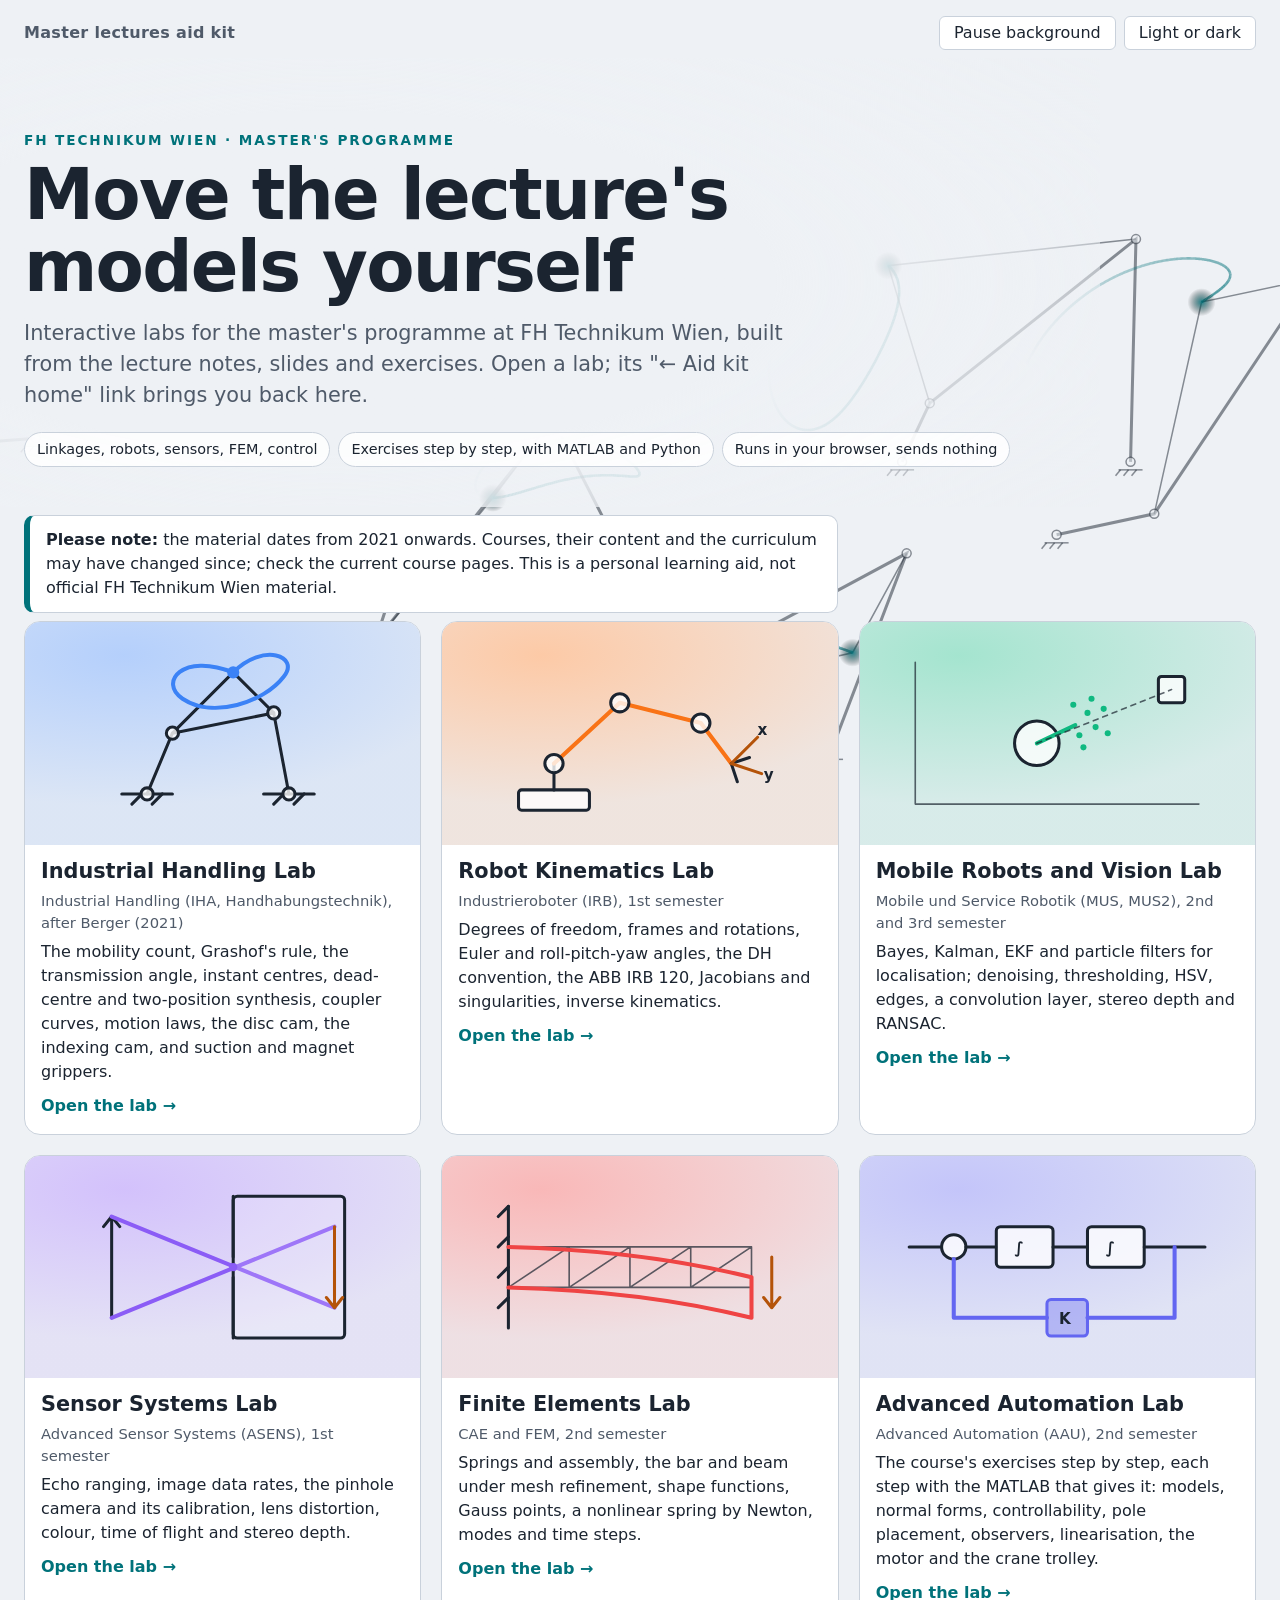
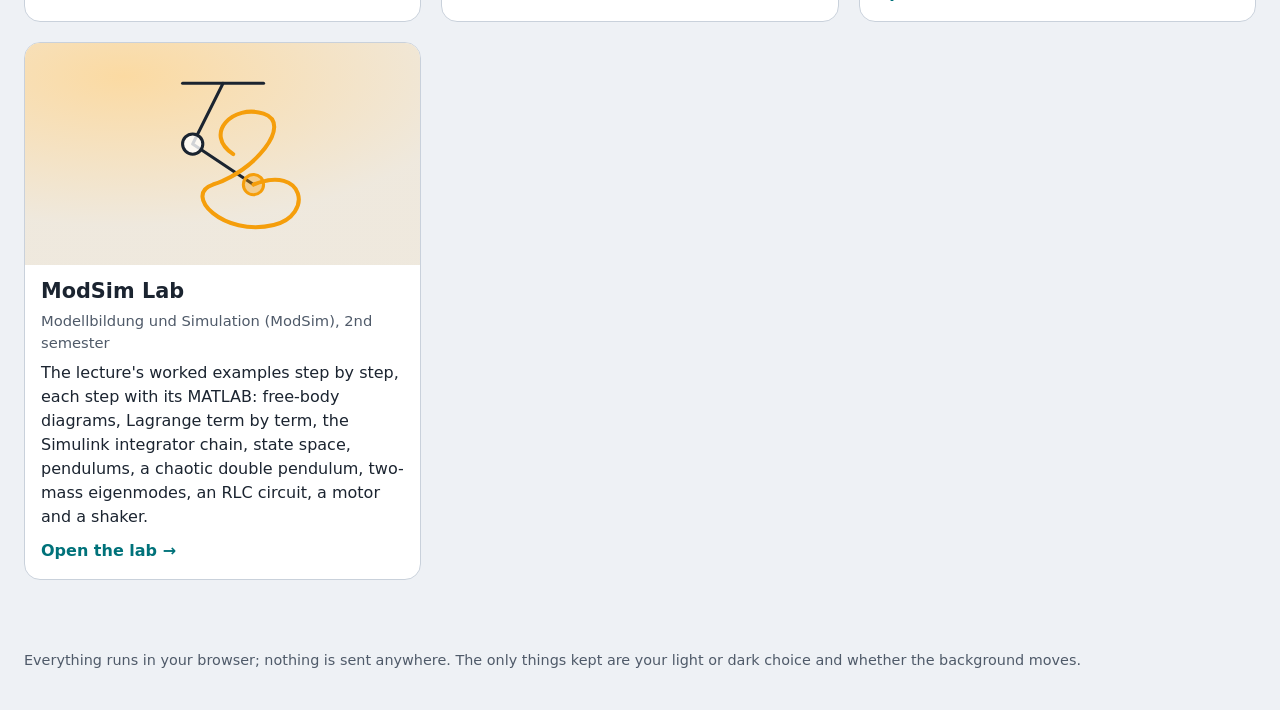
<file: index.html>
<!doctype html>
<html lang="en">
<head>
<meta charset="utf-8">
<meta name="viewport" content="width=device-width, initial-scale=1">
<title>Master lectures aid kit</title>
<meta name="description" content="Interactive labs for the FH Technikum Wien master's lectures: industrial handling, robot kinematics, mobile robots and vision, sensor systems, and finite elements.">
<script>
  // Before the page draws, so a chosen theme never flashes the other one.
  try { const t = localStorage.getItem("theme"); if (t) document.documentElement.dataset.theme = t; } catch {}
</script>
<link rel="stylesheet" href="kit/style.css">
<style>
  /* Each course's colour, for its card's glow and its drawing's key line. */
  [data-course=handling] { --frame: #3B82F6; }
  [data-course=robotics] { --frame: #F97316; }
  [data-course=mobile] { --frame: #10B981; }
  [data-course=sensors] { --frame: #8B5CF6; }
  [data-course=fem] { --frame: #EF4444; }
  [data-course=automation] { --frame: #6366F1; }
  [data-course=modsim] { --frame: #F59E0B; }
  .note { margin: 0 0 8px; padding: 12px 16px; border-radius: 10px; background: var(--panel); border: 1px solid var(--line); border-left: 6px solid var(--accent); max-width: 80ch; }
  .top .brand { margin: 0; font-weight: 700; letter-spacing: .02em; }
</style>
</head>
<body>
<header class="top">
  <p class="brand">Master lectures aid kit</p>
  <div class="front-tools" id="tools"><button id="theme" type="button">Light or dark</button></div>
</header>
<section class="welcome" aria-labelledby="title">
  <p class="kicker">FH Technikum Wien · Master's programme</p>
  <h1 id="title">Move the lecture's models yourself</h1>
  <p class="tagline">Interactive labs for the master's programme at FH Technikum Wien, built from the lecture notes, slides and exercises. Open a lab; its "← Aid kit home" link brings you back here.</p>
  <ul class="facts">
    <li>Linkages, robots, sensors, FEM, control</li>
    <li>Exercises step by step, with MATLAB and Python</li>
    <li>Runs in your browser, sends nothing</li>
  </ul>
</section>
<main>
  <p class="note" role="note"><strong>Please note:</strong> the material dates from 2021 onwards. Courses, their content and the curriculum may have changed since; check the current course pages. This is a personal learning aid, not official FH Technikum Wien material.</p>
  <div class="doors">
    <a class="door" href="handling-lab/" data-course="handling">
      <span class="tile"><svg viewBox="0 0 320 180" role="img" aria-label="A four-bar linkage and the looped curve a point on its coupler draws">
        <path class="em" d="M60 150 H110 M200 150 H250"/><path class="em" d="M70 160 l10 -10 M90 160 l10 -10 M210 160 l10 -10 M230 160 l10 -10"/>
        <path class="em" d="M85 150 L110 90 L210 70 L225 150"/><path class="em" d="M110 90 L170 30 L210 70"/>
        <circle class="em fill" cx="85" cy="150" r="6"/><circle class="em fill" cx="225" cy="150" r="6"/><circle class="em fill" cx="110" cy="90" r="6"/><circle class="em fill" cx="210" cy="70" r="6"/>
        <path class="em key" d="M170 30 C120 10 96 40 120 56 C150 76 200 60 220 34 C236 14 200 0 170 30"/><circle class="em-dot" cx="170" cy="30" r="6"/>
      </svg></span>
      <span class="body">
        <h2>Industrial Handling Lab</h2>
        <p class="courses">Industrial Handling (IHA, Handhabungstechnik), after Berger (2021)</p>
        <p>The mobility count, Grashof's rule, the transmission angle, instant centres, dead-centre and two-position synthesis, coupler curves, motion laws, the disc cam, the indexing cam, and suction and magnet grippers.</p>
        <span class="go">Open the lab →</span>
      </span>
    </a>
    <a class="door" href="robotics-lab/" data-course="robotics">
      <span class="tile"><svg viewBox="0 0 320 180" role="img" aria-label="A robot arm with three joints and a coordinate frame at its tool">
        <rect class="em fill" x="40" y="146" width="70" height="20" rx="3"/><path class="em" d="M75 146 V120"/>
        <path class="em key" d="M75 120 L140 60 L220 80 L250 120"/>
        <circle class="em fill" cx="75" cy="120" r="9"/><circle class="em fill" cx="140" cy="60" r="9"/><circle class="em fill" cx="220" cy="80" r="9"/>
        <path class="em" d="M250 120 l18 -6 M250 120 l6 18"/><path class="em hot" d="M250 120 l26 -26 M250 120 l30 10"/>
        <text class="em-text" x="276" y="92">x</text><text class="em-text" x="282" y="136">y</text>
      </svg></span>
      <span class="body">
        <h2>Robot Kinematics Lab</h2>
        <p class="courses">Industrieroboter (IRB), 1st semester</p>
        <p>Degrees of freedom, frames and rotations, Euler and roll-pitch-yaw angles, the DH convention, the ABB IRB 120, Jacobians and singularities, inverse kinematics.</p>
        <span class="go">Open the lab →</span>
      </span>
    </a>
    <a class="door" href="mobile-robots-lab/" data-course="mobile">
      <span class="tile"><svg viewBox="0 0 320 180" role="img" aria-label="A mobile robot, its heading, and a cloud of particles guessing where it is">
        <path class="em thin" d="M20 160 H300 M20 20 V160"/><rect class="em fill" x="260" y="34" width="26" height="26" rx="3"/>
        <circle class="em fill" cx="140" cy="100" r="22"/><path class="em key" d="M140 100 L178 82"/>
        <g class="em-dot"><circle cx="190" cy="70" r="3"/><circle cx="198" cy="84" r="3"/><circle cx="182" cy="92" r="3"/><circle cx="206" cy="66" r="3"/>
        <circle cx="176" cy="62" r="3"/><circle cx="210" cy="90" r="3"/><circle cx="194" cy="56" r="3"/><circle cx="186" cy="104" r="3"/></g>
        <path class="em thin" d="M140 100 L273 47" stroke-dasharray="5 5"/>
      </svg></span>
      <span class="body">
        <h2>Mobile Robots and Vision Lab</h2>
        <p class="courses">Mobile und Service Robotik (MUS, MUS2), 2nd and 3rd semester</p>
        <p>Bayes, Kalman, EKF and particle filters for localisation; denoising, thresholding, HSV, edges, a convolution layer, stereo depth and RANSAC.</p>
        <span class="go">Open the lab →</span>
      </span>
    </a>
    <a class="door" href="sensors-lab/" data-course="sensors">
      <span class="tile"><svg viewBox="0 0 320 180" role="img" aria-label="A pinhole camera: rays from an upright object cross at the pinhole and form an upside-down image">
        <path class="em" d="M50 140 V40 M42 50 l8 -10 l8 10"/><path class="em" d="M170 20 V80 M170 100 V160"/>
        <path class="em key" d="M50 40 L270 130 M50 140 L270 50"/>
        <rect class="em fill" x="170" y="20" width="110" height="140" rx="4" fill-opacity=".2"/>
        <path class="em hot" d="M270 50 V130 M262 120 l8 10 l8 -10"/><circle class="em-dot" cx="170" cy="90" r="4"/>
      </svg></span>
      <span class="body">
        <h2>Sensor Systems Lab</h2>
        <p class="courses">Advanced Sensor Systems (ASENS), 1st semester</p>
        <p>Echo ranging, image data rates, the pinhole camera and its calibration, lens distortion, colour, time of flight and stereo depth.</p>
        <span class="go">Open the lab →</span>
      </span>
    </a>
    <a class="door" href="fem-lab/" data-course="fem">
      <span class="tile"><svg viewBox="0 0 320 180" role="img" aria-label="A beam meshed into triangles, bending under a load at its tip">
        <path class="em" d="M30 30 V150"/><path class="em" d="M20 40 l10 -10 M20 70 l10 -10 M20 100 l10 -10 M20 130 l10 -10"/>
        <path class="em thin" d="M30 70 H270 V110 H30 Z M90 70 V110 M150 70 V110 M210 70 V110 M30 110 L90 70 M90 110 L150 70 M150 110 L210 70 M210 110 L270 70"/>
        <path class="em key" d="M30 70 C110 72 190 80 270 100 M30 110 C110 112 190 120 270 140 M270 100 V140"/>
        <path class="em hot" d="M290 80 V130 M282 120 l8 10 l8 -10"/>
      </svg></span>
      <span class="body">
        <h2>Finite Elements Lab</h2>
        <p class="courses">CAE and FEM, 2nd semester</p>
        <p>Springs and assembly, the bar and beam under mesh refinement, shape functions, Gauss points, a nonlinear spring by Newton, modes and time steps.</p>
        <span class="go">Open the lab →</span>
      </span>
    </a>
    <a class="door" href="automation-lab/" data-course="automation">
      <span class="tile"><svg viewBox="0 0 320 180" role="img" aria-label="A state-space model: two integrators in a row and the state fed back through a gain">
        <path class="em" d="M14 70 H46"/><circle class="em fill" cx="58" cy="70" r="12"/><path class="em" d="M70 70 H100"/>
        <rect class="em fill" x="100" y="50" width="56" height="40" rx="4"/><text class="em-text" x="118" y="76">∫</text>
        <path class="em" d="M156 70 H190"/><rect class="em fill" x="190" y="50" width="56" height="40" rx="4"/><text class="em-text" x="208" y="76">∫</text>
        <path class="em" d="M246 70 H306"/><path class="em key" d="M276 70 V140 H190 M150 140 H58 V82"/>
        <rect class="em fill-key em" x="150" y="122" width="40" height="36" rx="4"/><text class="em-text" x="162" y="146">K</text>
      </svg></span>
      <span class="body">
        <h2>Advanced Automation Lab</h2>
        <p class="courses">Advanced Automation (AAU), 2nd semester</p>
        <p>The course's exercises step by step, each step with the MATLAB that gives it: models, normal forms, controllability, pole placement, observers, linearisation, the motor and the crane trolley.</p>
        <span class="go">Open the lab →</span>
      </span>
    </a>
    <a class="door" href="modsim-lab/" data-course="modsim">
      <span class="tile"><svg viewBox="0 0 320 180" role="img" aria-label="A double pendulum and the tangled path its lower bob traces">
        <path class="em" d="M120 20 H200"/><path class="em" d="M160 20 L130 80 L190 120"/>
        <circle class="em fill" cx="130" cy="80" r="10"/><circle class="em fill-key em" cx="190" cy="120" r="10"/>
        <path class="em key" d="M190 120 C240 100 250 150 210 160 C160 172 120 130 150 120 C190 108 230 60 200 50 C170 40 140 70 170 90"/>
      </svg></span>
      <span class="body">
        <h2>ModSim Lab</h2>
        <p class="courses">Modellbildung und Simulation (ModSim), 2nd semester</p>
        <p>The lecture's worked examples step by step, each step with its MATLAB: free-body diagrams, Lagrange term by term, the Simulink integrator chain, state space, pendulums, a chaotic double pendulum, two-mass eigenmodes, an RLC circuit, a motor and a shaker.</p>
        <span class="go">Open the lab →</span>
      </span>
    </a>
  </div>
</main>
<footer><p>Everything runs in your browser; nothing is sent anywhere. The only things kept are your light or dark choice and whether the background moves.</p></footer>
<script>
  document.querySelector("#theme").addEventListener("click", () => {
    const root = document.documentElement;
    const dark = root.dataset.theme ? root.dataset.theme === "dark" : matchMedia("(prefers-color-scheme: dark)").matches;
    root.dataset.theme = dark ? "light" : "dark";
    try { localStorage.setItem("theme", root.dataset.theme); } catch { /* private window: the choice lasts this visit */ }
  });
</script>
<script type="module">
  import { startBackdrop } from "./kit/ui/backdrop.js";
  startBackdrop({ scene: "linkage", seed: 2021, controls: document.querySelector("#tools") });
</script>
</body>
</html>
</file>
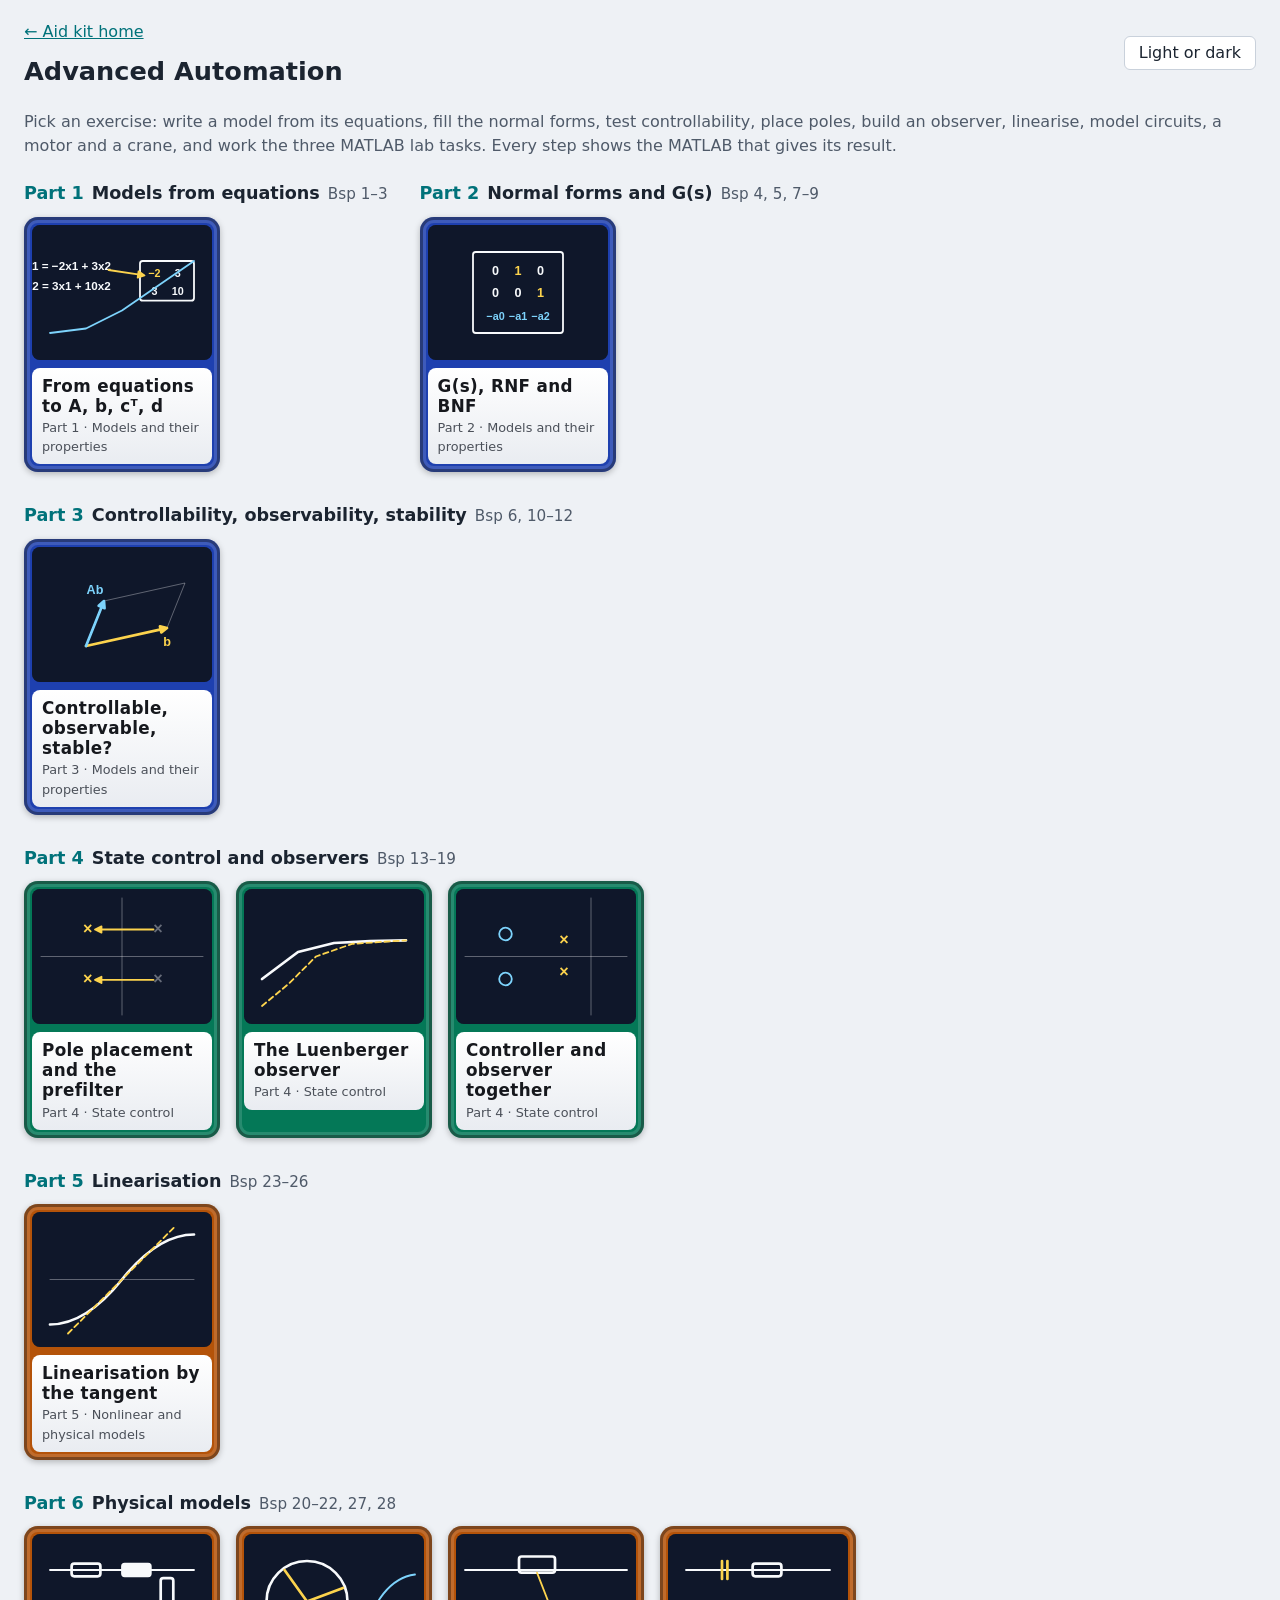
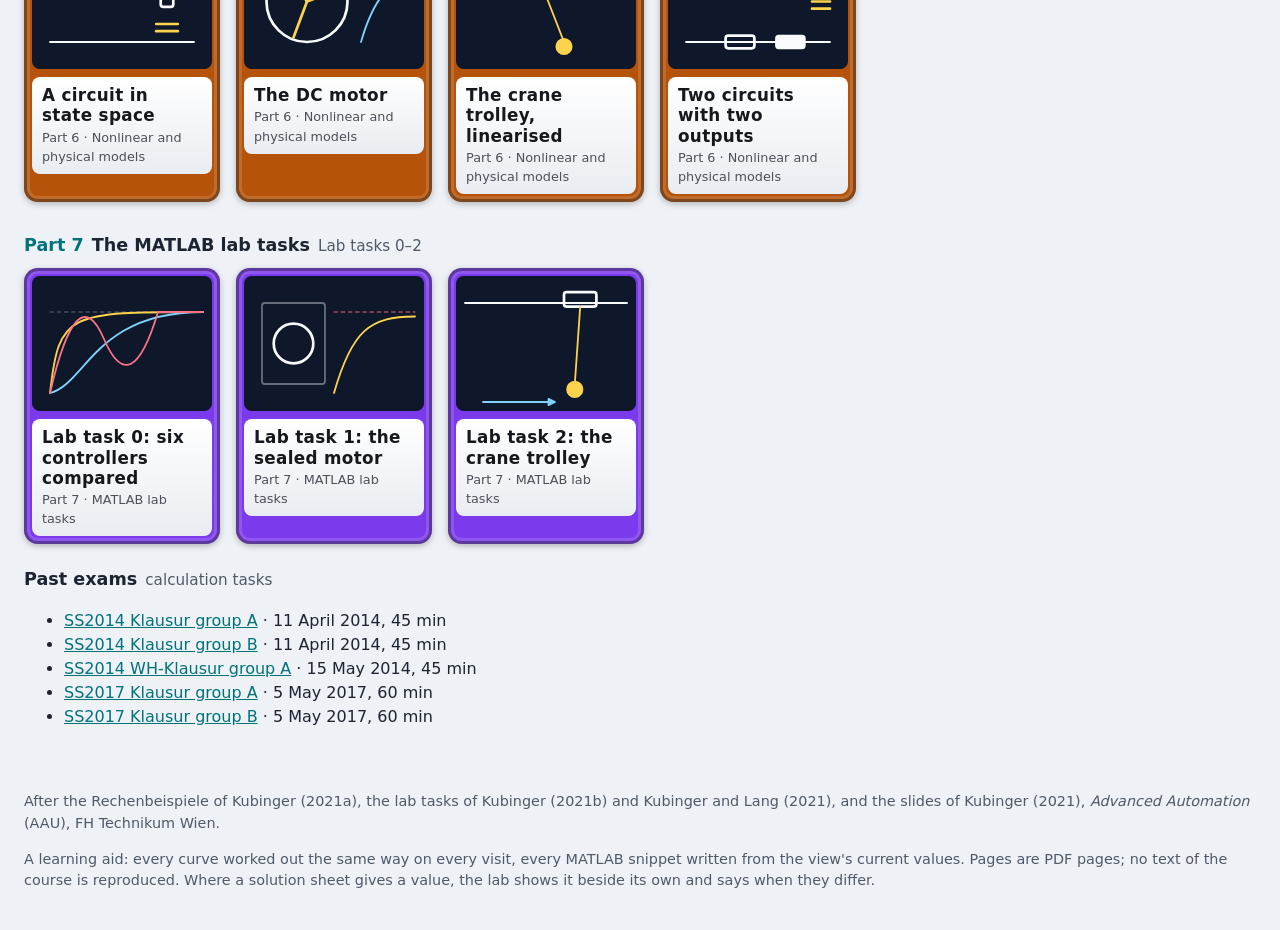
<file: automation-lab/index.html>
<!doctype html>
<html lang="en">
<head>
<meta charset="utf-8">
<meta name="viewport" content="width=device-width, initial-scale=1">
<title>Advanced Automation</title>
<meta name="description" content="The exercises of Advanced Automation animated step by step: state-space models, normal forms, controllability, pole placement, observers, linearisation, circuits, a motor, a crane, and the three MATLAB lab tasks, each step with the MATLAB that gives its result.">
<script>
  // Before the page draws, so a chosen theme never flashes the other one.
  try { const t = localStorage.getItem("theme"); if (t) document.documentElement.dataset.theme = t; } catch {}
</script>
<link rel="stylesheet" href="../kit/style.css">
<link rel="stylesheet" href="../kit/steps.css">
<link rel="stylesheet" href="style.css">
<script type="module" src="src/app.js"></script>
</head>
<body>
<header class="top">
  <div>
    <p class="home"><a href="../">← Aid kit home</a></p>
    <h1><a href="#">Advanced Automation</a></h1>
  </div>
  <button id="theme" type="button">Light or dark</button>
</header>
<main></main>
<footer>
  <p>After the Rechenbeispiele of Kubinger (2021a), the lab tasks of Kubinger (2021b) and Kubinger and Lang (2021), and the slides of Kubinger (2021), <i>Advanced Automation</i> (AAU), FH Technikum Wien.</p>
  <p>A learning aid: every curve worked out the same way on every visit, every MATLAB snippet written from the view's current values. Pages are PDF pages; no text of the course is reproduced. Where a solution sheet gives a value, the lab shows it beside its own and says when they differ.</p>
</footer>
<noscript><p>Advanced Automation needs JavaScript.</p></noscript>
</body>
</html>
</file>
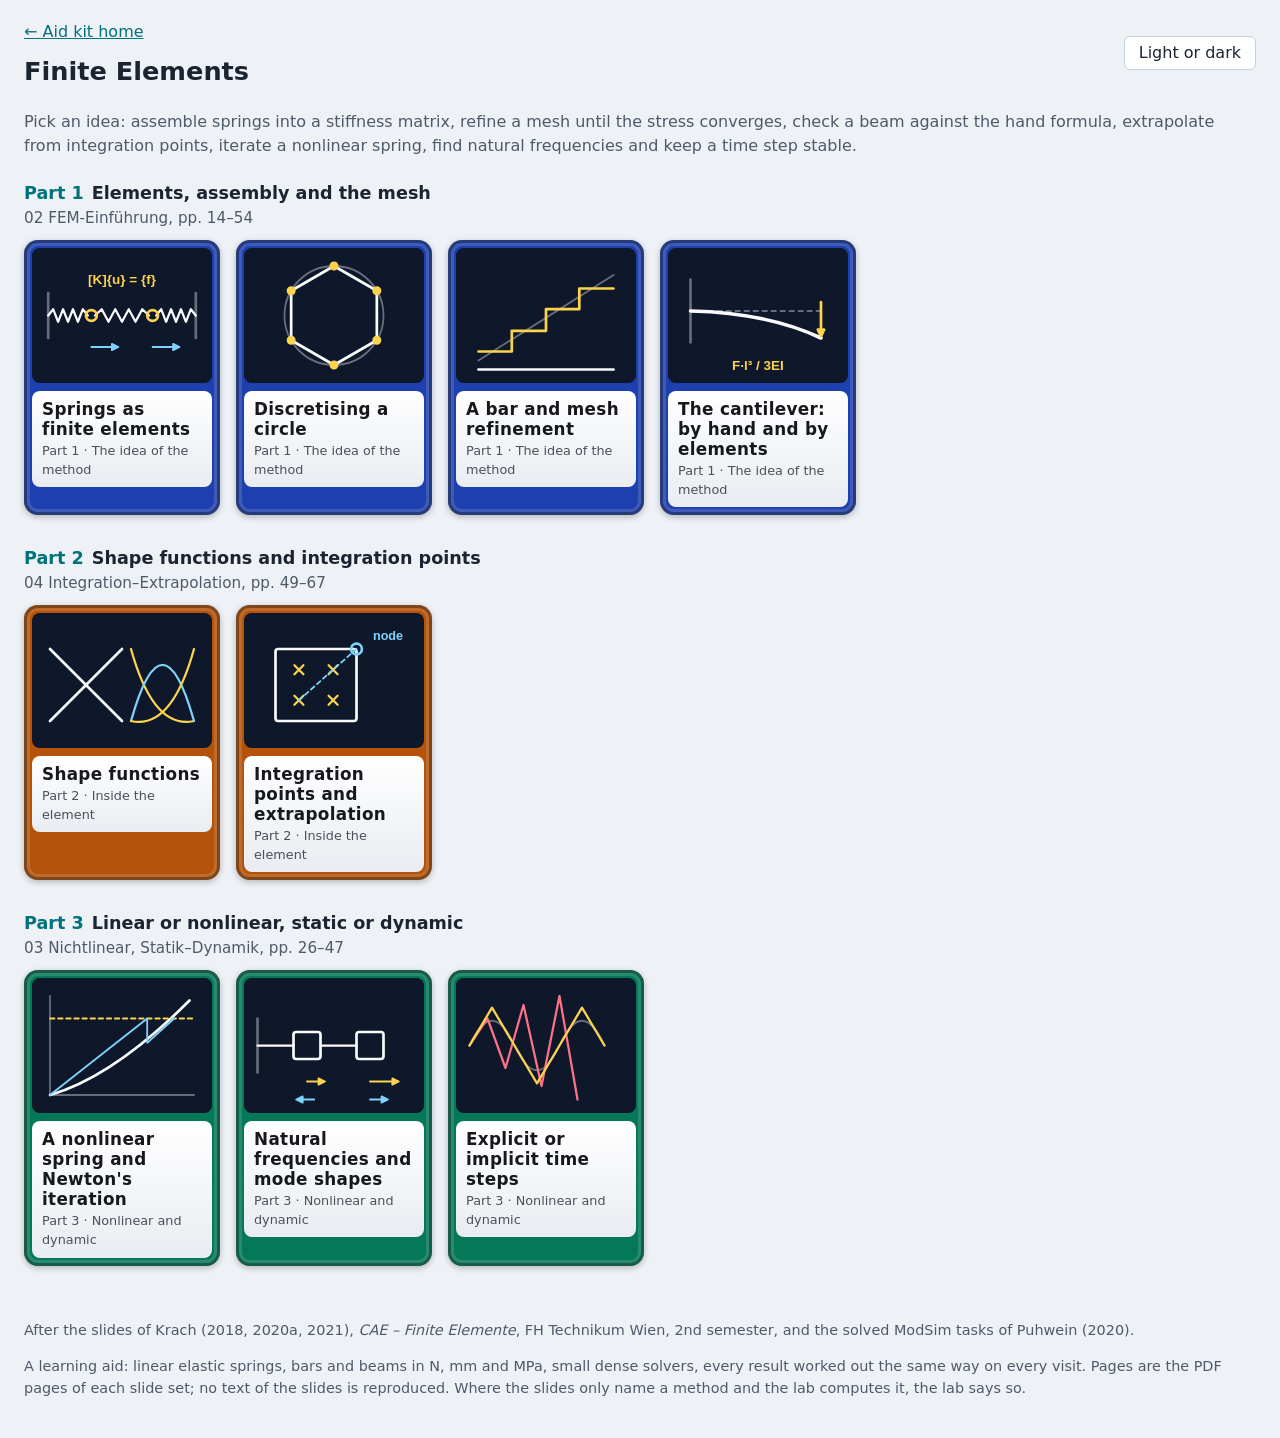
<file: fem-lab/index.html>
<!doctype html>
<html lang="en">
<head>
<meta charset="utf-8">
<meta name="viewport" content="width=device-width, initial-scale=1">
<title>Finite Elements</title>
<meta name="description" content="Nine ideas of the finite element method: springs as elements and the stiffness matrix, discretising a circle, a bar under mesh refinement, the cantilever by hand and by beam elements, shape functions, integration points and extrapolation, a nonlinear spring under Newton iteration, natural frequencies and mode shapes, and explicit against implicit time steps.">
<script>
  // Before the page draws, so a chosen theme never flashes the other one.
  try { const t = localStorage.getItem("theme"); if (t) document.documentElement.dataset.theme = t; } catch {}
</script>
<link rel="stylesheet" href="../kit/style.css">
<link rel="stylesheet" href="style.css">
<script type="module" src="src/app.js"></script>
</head>
<body>
<header class="top">
  <div>
    <p class="home"><a href="../">← Aid kit home</a></p>
    <h1><a href="#">Finite Elements</a></h1>
  </div>
  <button id="theme" type="button">Light or dark</button>
</header>
<main></main>
<footer>
  <p>After the slides of Krach (2018, 2020a, 2021), <i>CAE – Finite Elemente</i>, FH Technikum Wien, 2nd semester, and the solved ModSim tasks of Puhwein (2020).</p>
  <p>A learning aid: linear elastic springs, bars and beams in N, mm and MPa, small dense solvers, every result worked out the same way on every visit. Pages are the PDF pages of each slide set; no text of the slides is reproduced. Where the slides only name a method and the lab computes it, the lab says so.</p>
</footer>
<noscript><p>Finite Elements needs JavaScript.</p></noscript>
</body>
</html>
</file>
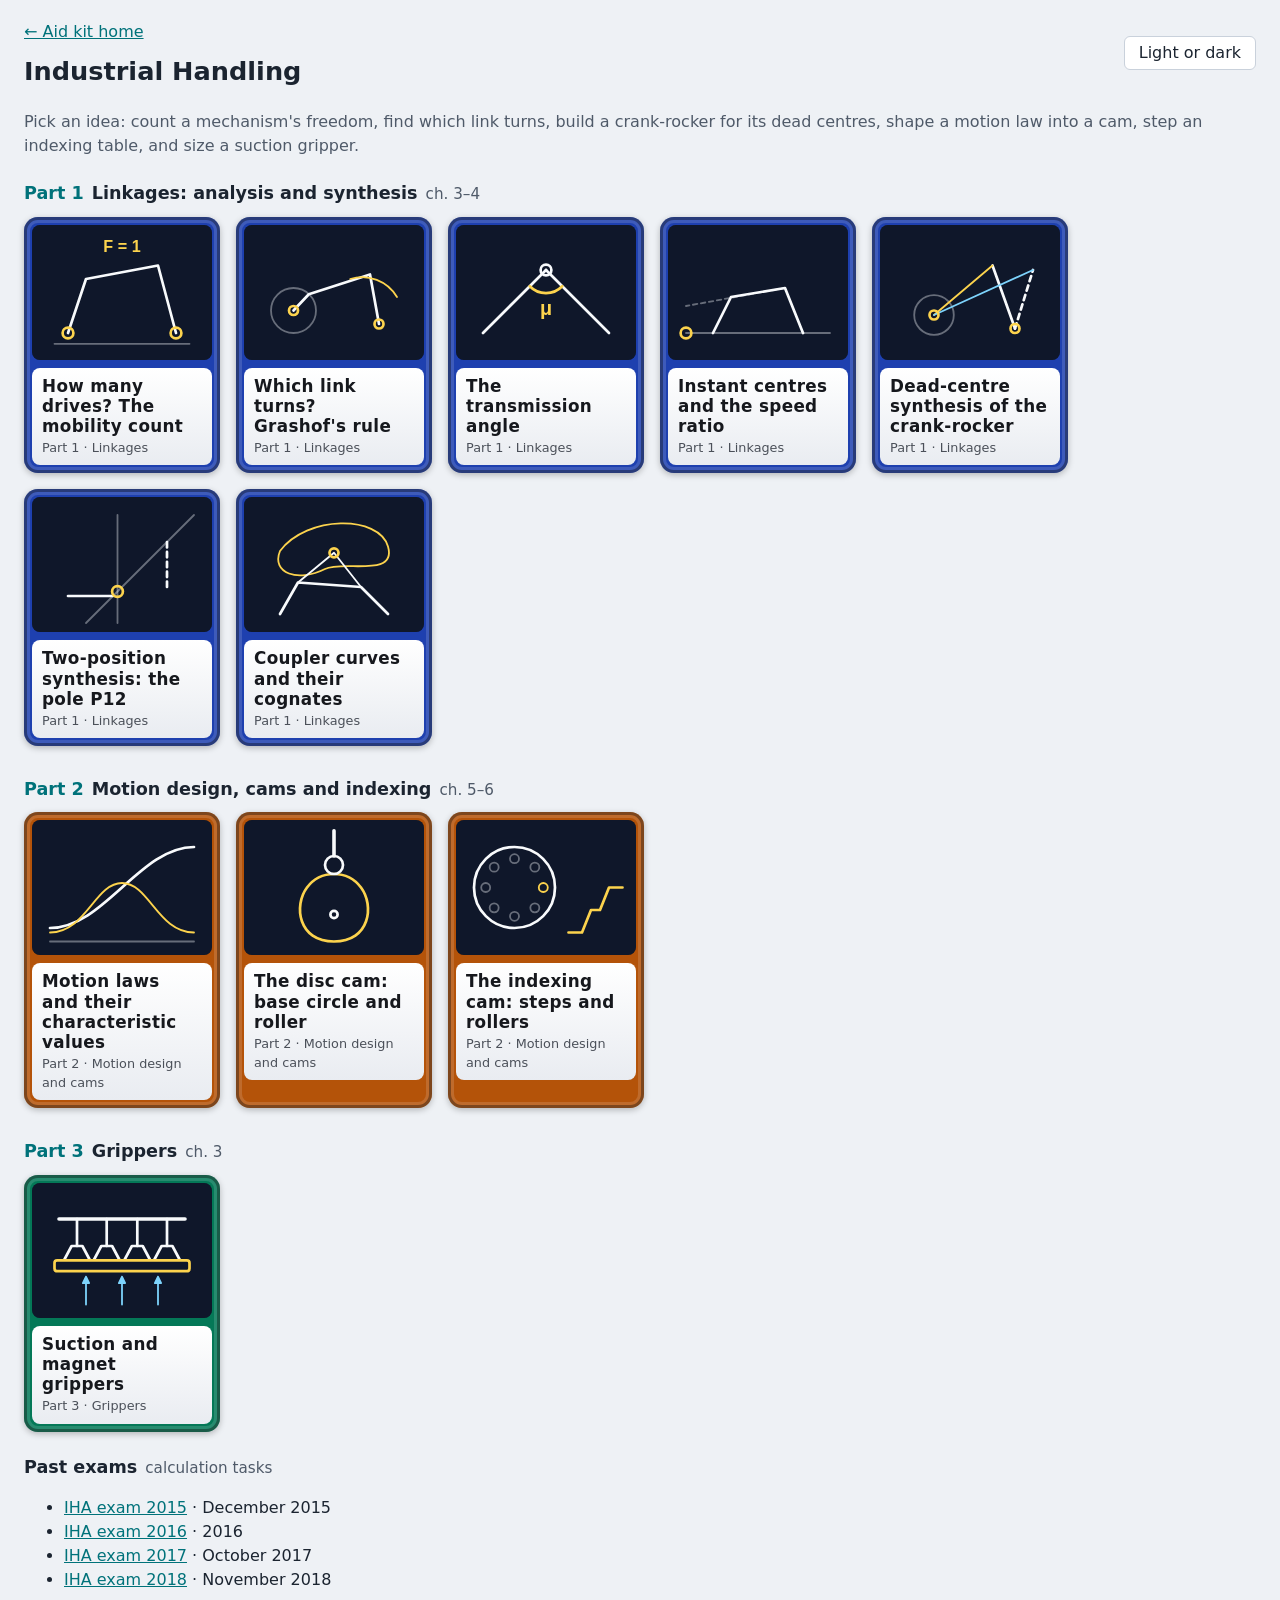
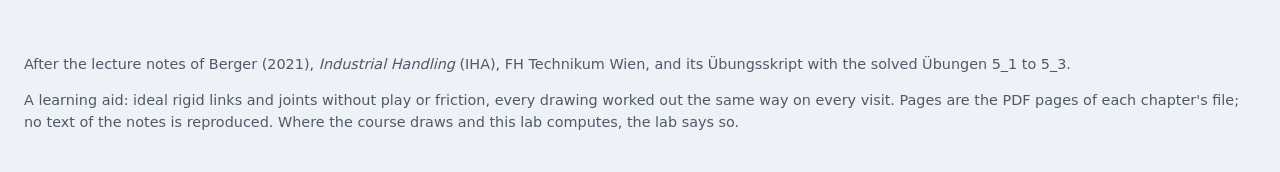
<file: handling-lab/index.html>
<!doctype html>
<html lang="en">
<head>
<meta charset="utf-8">
<meta name="viewport" content="width=device-width, initial-scale=1">
<title>Industrial Handling</title>
<meta name="description" content="Eleven ideas of industrial handling: the mobility count, Grashof's rule, the transmission angle, instant centres, dead-centre and two-position synthesis, coupler curves and their cognates, motion laws and their characteristic values, the disc cam, the indexing cam, and suction and magnet grippers.">
<script>
  // Before the page draws, so a chosen theme never flashes the other one.
  try { const t = localStorage.getItem("theme"); if (t) document.documentElement.dataset.theme = t; } catch {}
</script>
<link rel="stylesheet" href="../kit/style.css">
<link rel="stylesheet" href="style.css">
<script type="module" src="src/app.js"></script>
</head>
<body>
<header class="top">
  <div>
    <p class="home"><a href="../">← Aid kit home</a></p>
    <h1><a href="#">Industrial Handling</a></h1>
  </div>
  <button id="theme" type="button">Light or dark</button>
</header>
<main></main>
<footer>
  <p>After the lecture notes of Berger (2021), <i>Industrial Handling</i> (IHA), FH Technikum Wien, and its Übungsskript with the solved Übungen 5_1 to 5_3.</p>
  <p>A learning aid: ideal rigid links and joints without play or friction, every drawing worked out the same way on every visit. Pages are the PDF pages of each chapter's file; no text of the notes is reproduced. Where the course draws and this lab computes, the lab says so.</p>
</footer>
<noscript><p>Industrial Handling needs JavaScript.</p></noscript>
</body>
</html>
</file>
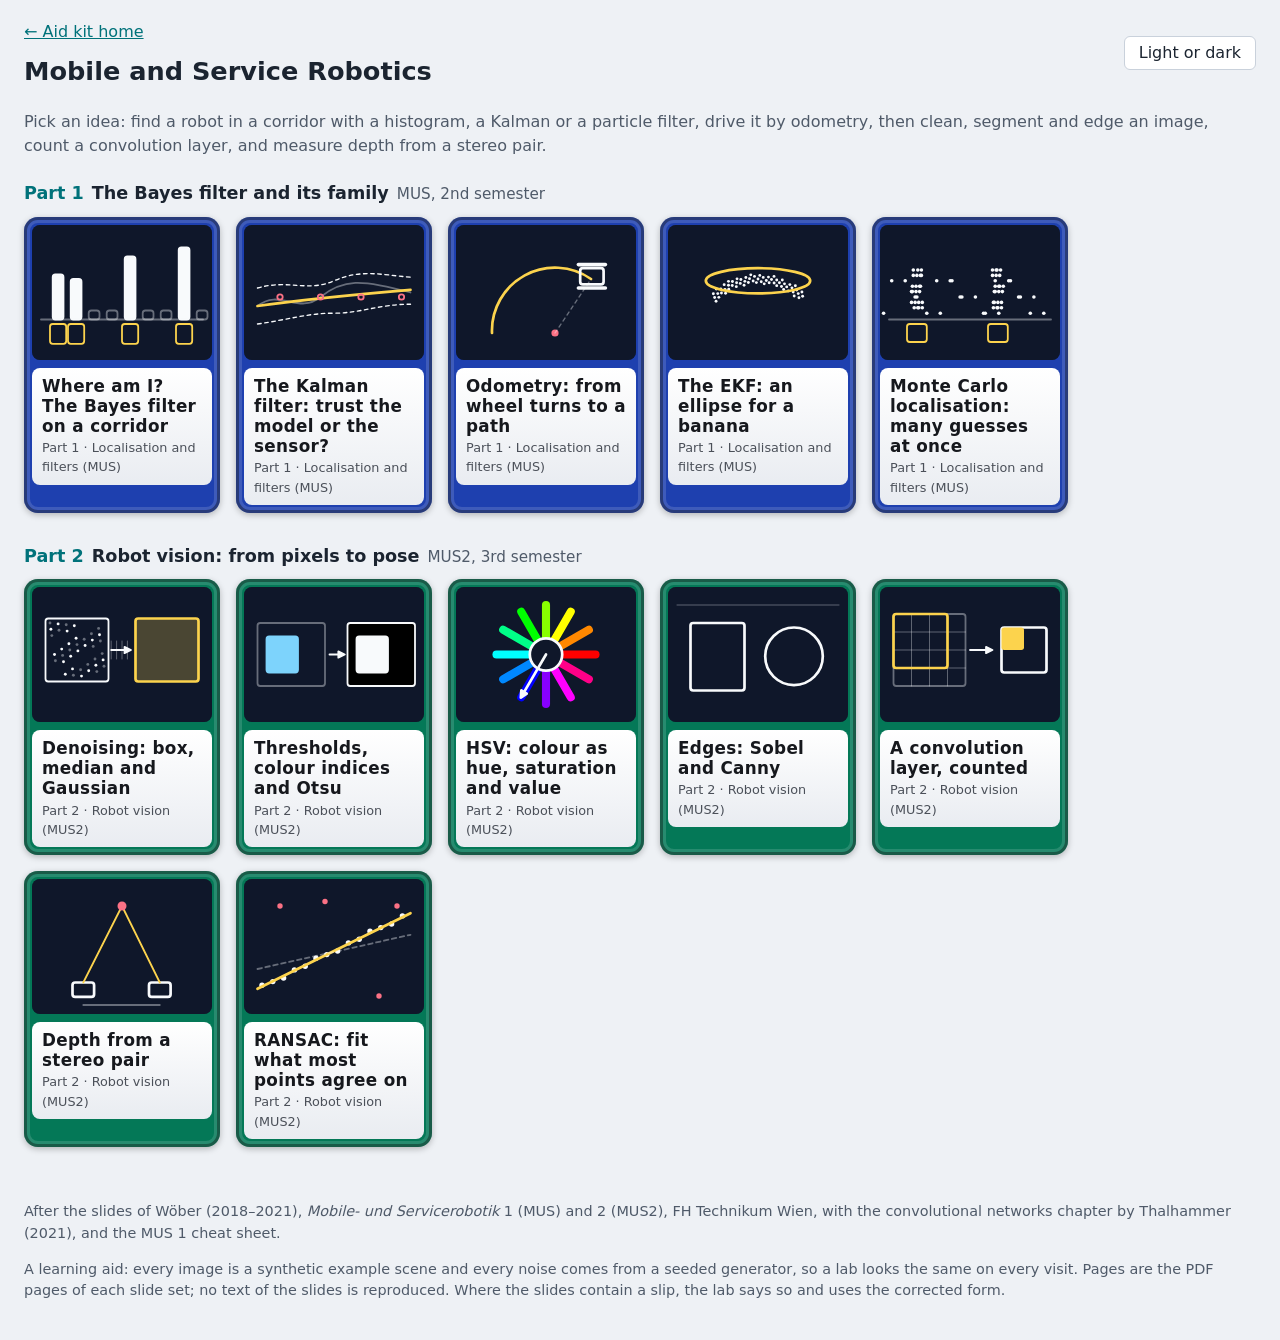
<file: mobile-robots-lab/index.html>
<!doctype html>
<html lang="en">
<head>
<meta charset="utf-8">
<meta name="viewport" content="width=device-width, initial-scale=1">
<title>Mobile and Service Robotics</title>
<meta name="description" content="Twelve ideas of mobile and service robotics: the histogram filter on a corridor, the Kalman filter, odometry, the EKF against sampled motion, Monte Carlo localisation, denoising, thresholds and Otsu, HSV, Sobel and Canny edges, a convolution layer, stereo depth and RANSAC.">
<script>
  // Before the page draws, so a chosen theme never flashes the other one.
  try { const t = localStorage.getItem("theme"); if (t) document.documentElement.dataset.theme = t; } catch {}
</script>
<link rel="stylesheet" href="../kit/style.css">
<link rel="stylesheet" href="style.css">
<script type="module" src="src/app.js"></script>
</head>
<body>
<header class="top">
  <div>
    <p class="home"><a href="../">← Aid kit home</a></p>
    <h1><a href="#">Mobile and Service Robotics</a></h1>
  </div>
  <button id="theme" type="button">Light or dark</button>
</header>
<main></main>
<footer>
  <p>After the slides of Wöber (2018–2021), <i>Mobile- und Servicerobotik</i> 1 (MUS) and 2 (MUS2), FH Technikum Wien, with the convolutional networks chapter by Thalhammer (2021), and the MUS 1 cheat sheet.</p>
  <p>A learning aid: every image is a synthetic example scene and every noise comes from a seeded generator, so a lab looks the same on every visit. Pages are the PDF pages of each slide set; no text of the slides is reproduced. Where the slides contain a slip, the lab says so and uses the corrected form.</p>
</footer>
<noscript><p>Mobile and Service Robotics needs JavaScript.</p></noscript>
</body>
</html>
</file>
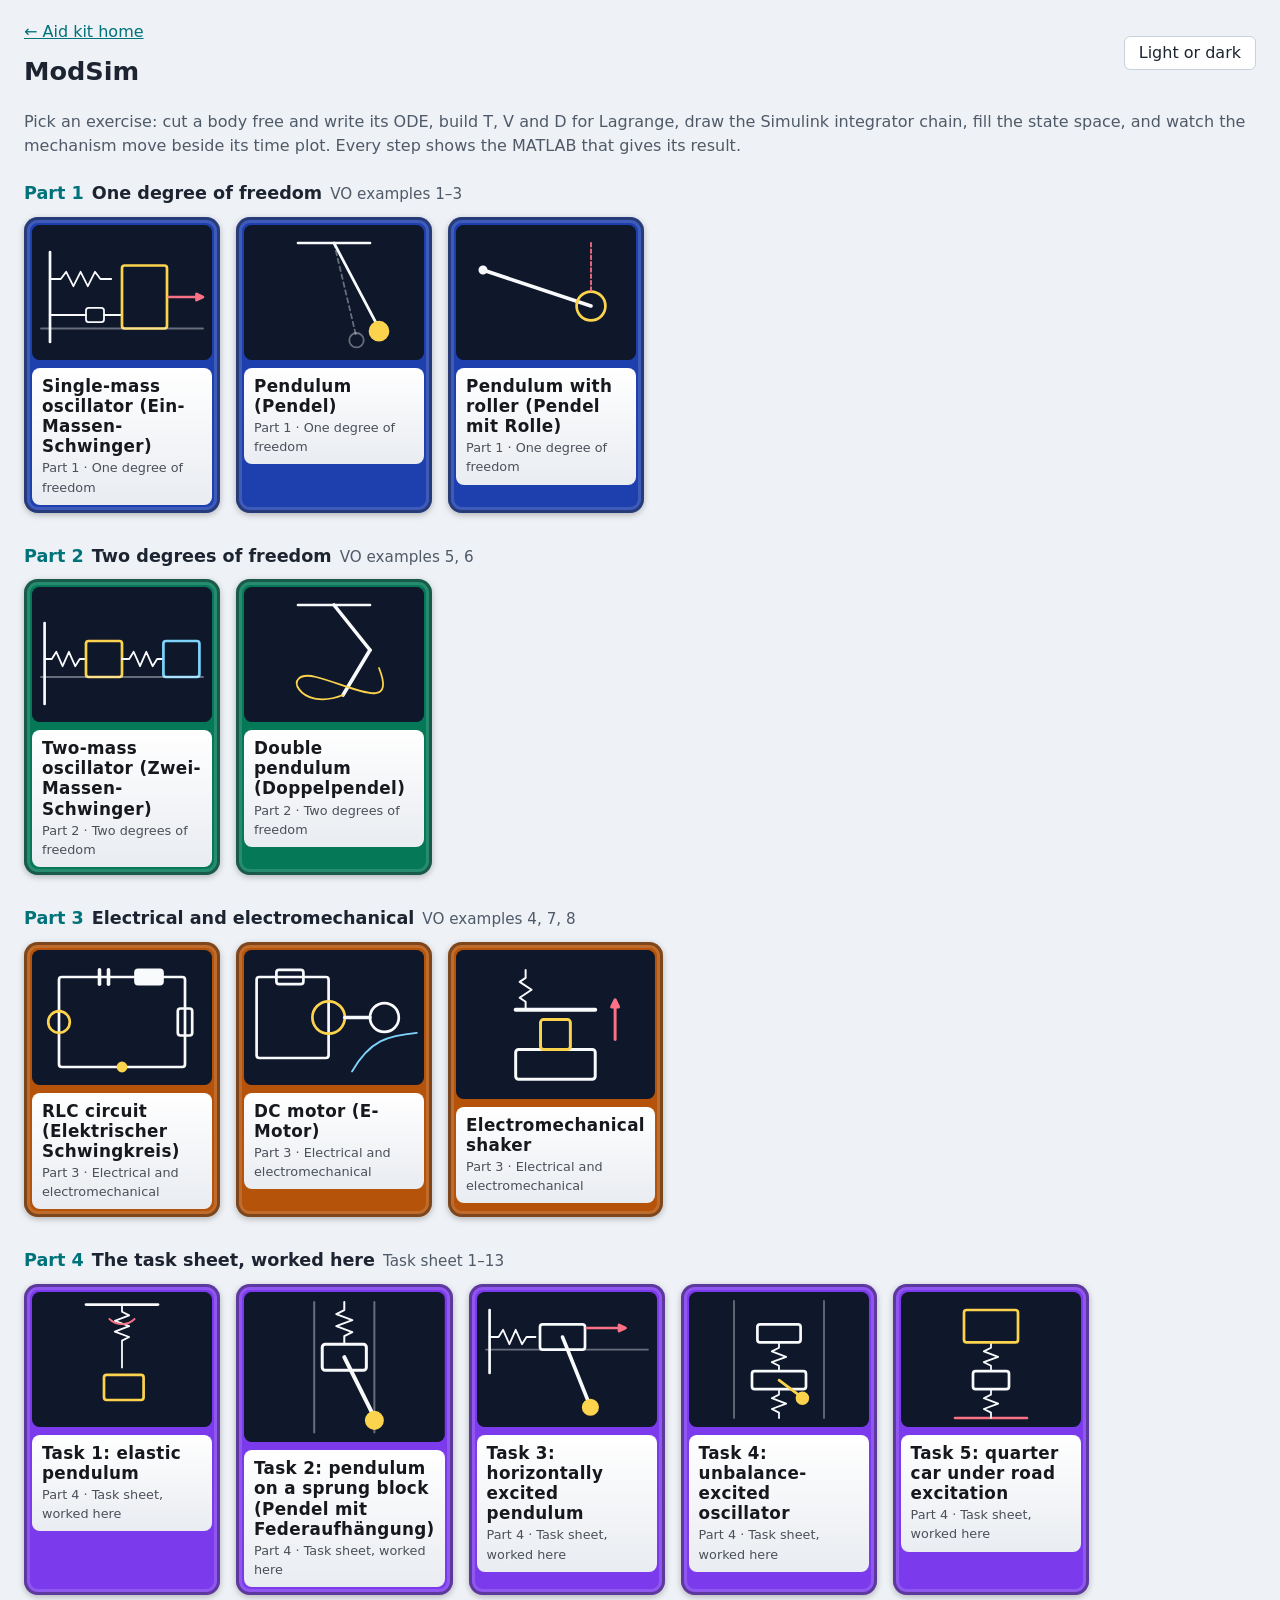
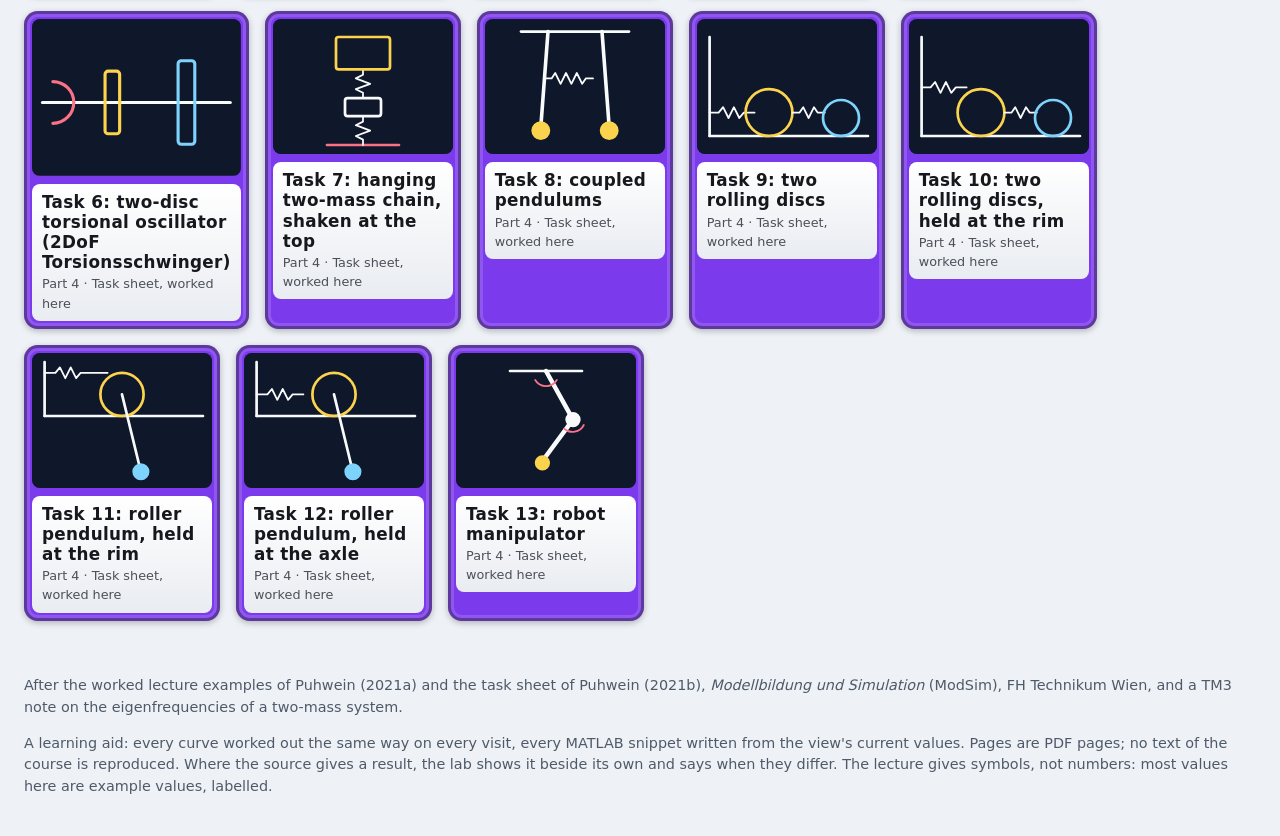
<file: modsim-lab/index.html>
<!doctype html>
<html lang="en">
<head>
<meta charset="utf-8">
<meta name="viewport" content="width=device-width, initial-scale=1">
<title>ModSim</title>
<meta name="description" content="The exercises of Modelling and Simulation (ModSim) animated step by step: free-body diagrams, Lagrange's equations, the Simulink integrator chain, state space, pendulums, a double pendulum, two-mass oscillators, an RLC circuit, a motor and a shaker, each step with the MATLAB that gives its result.">
<script>
  // Before the page draws, so a chosen theme never flashes the other one.
  try { const t = localStorage.getItem("theme"); if (t) document.documentElement.dataset.theme = t; } catch {}
</script>
<link rel="stylesheet" href="../kit/style.css">
<link rel="stylesheet" href="../kit/steps.css">
<link rel="stylesheet" href="style.css">
<script type="module" src="src/app.js"></script>
</head>
<body>
<header class="top">
  <div>
    <p class="home"><a href="../">← Aid kit home</a></p>
    <h1><a href="#">ModSim</a></h1>
  </div>
  <button id="theme" type="button">Light or dark</button>
</header>
<main></main>
<footer>
  <p>After the worked lecture examples of Puhwein (2021a) and the task sheet of Puhwein (2021b), <i>Modellbildung und Simulation</i> (ModSim), FH Technikum Wien, and a TM3 note on the eigenfrequencies of a two-mass system.</p>
  <p>A learning aid: every curve worked out the same way on every visit, every MATLAB snippet written from the view's current values. Pages are PDF pages; no text of the course is reproduced. Where the source gives a result, the lab shows it beside its own and says when they differ. The lecture gives symbols, not numbers: most values here are example values, labelled.</p>
</footer>
<noscript><p>ModSim needs JavaScript.</p></noscript>
</body>
</html>
</file>
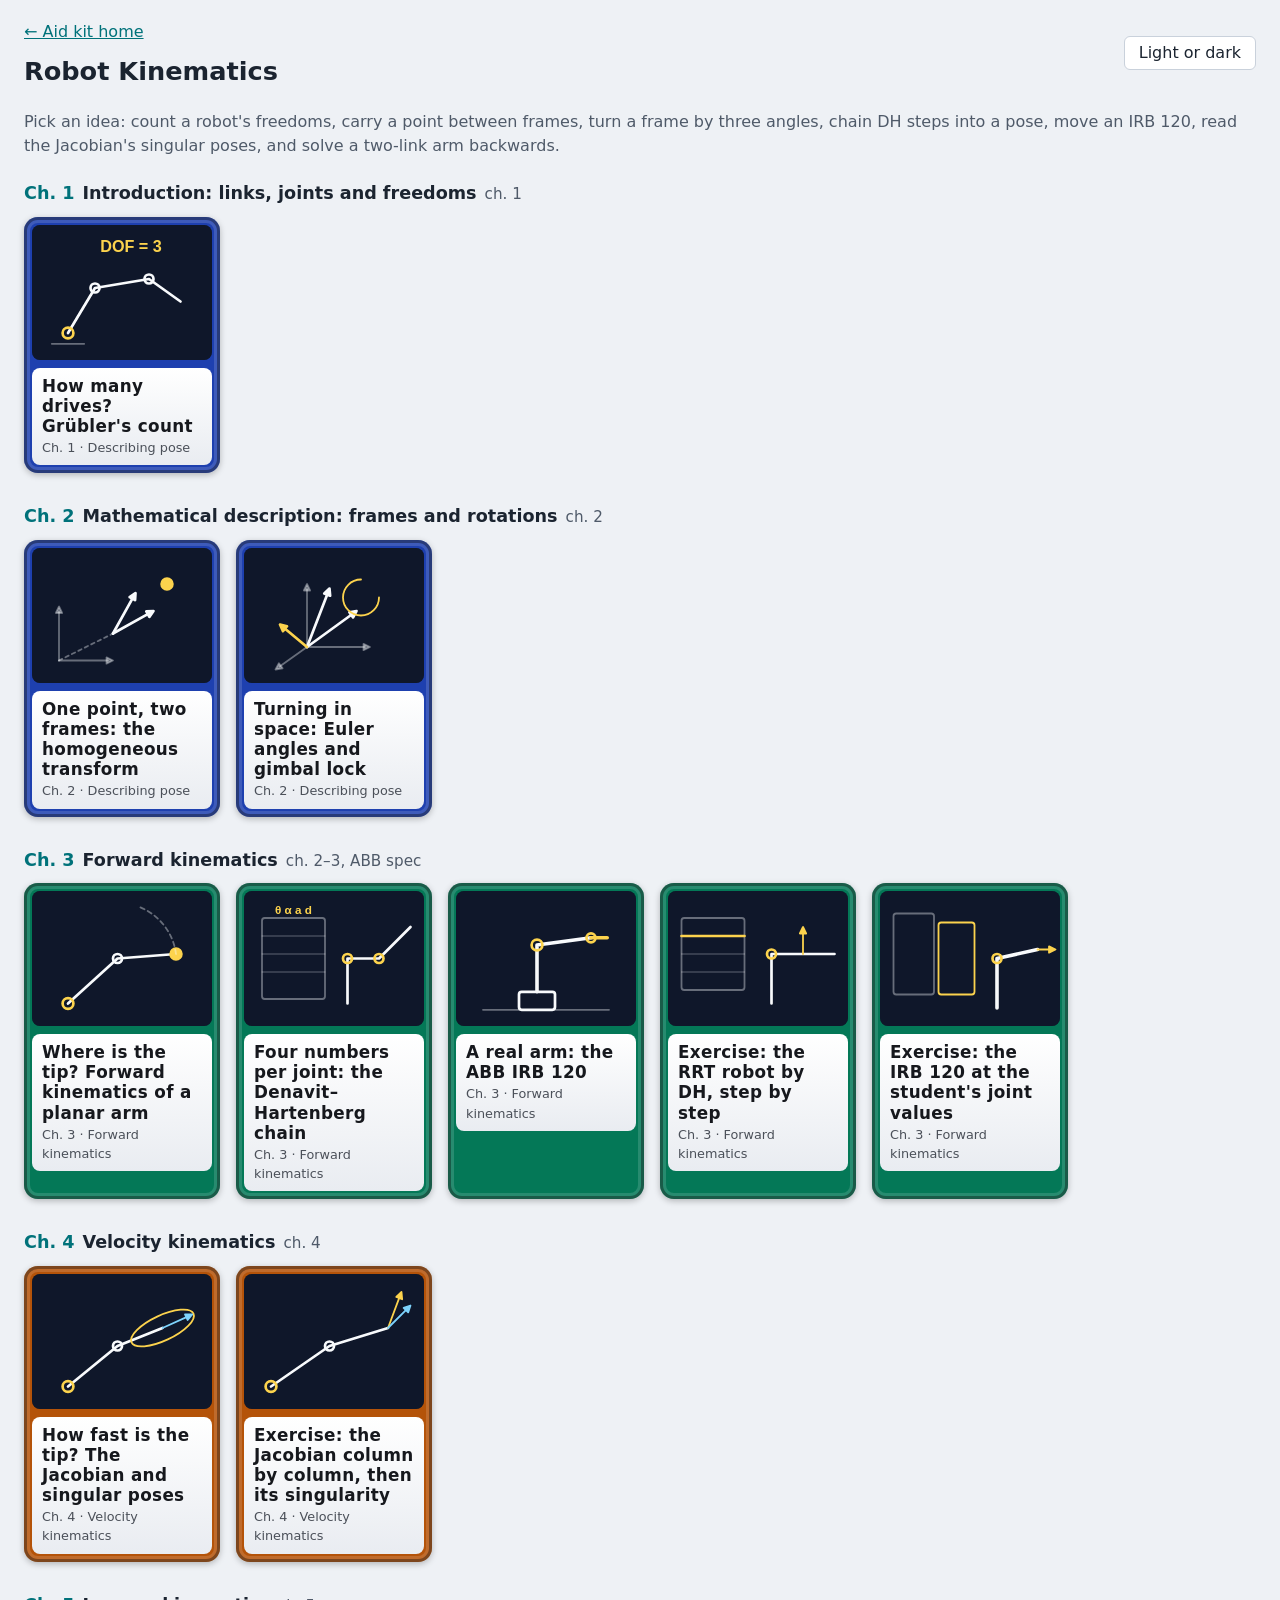
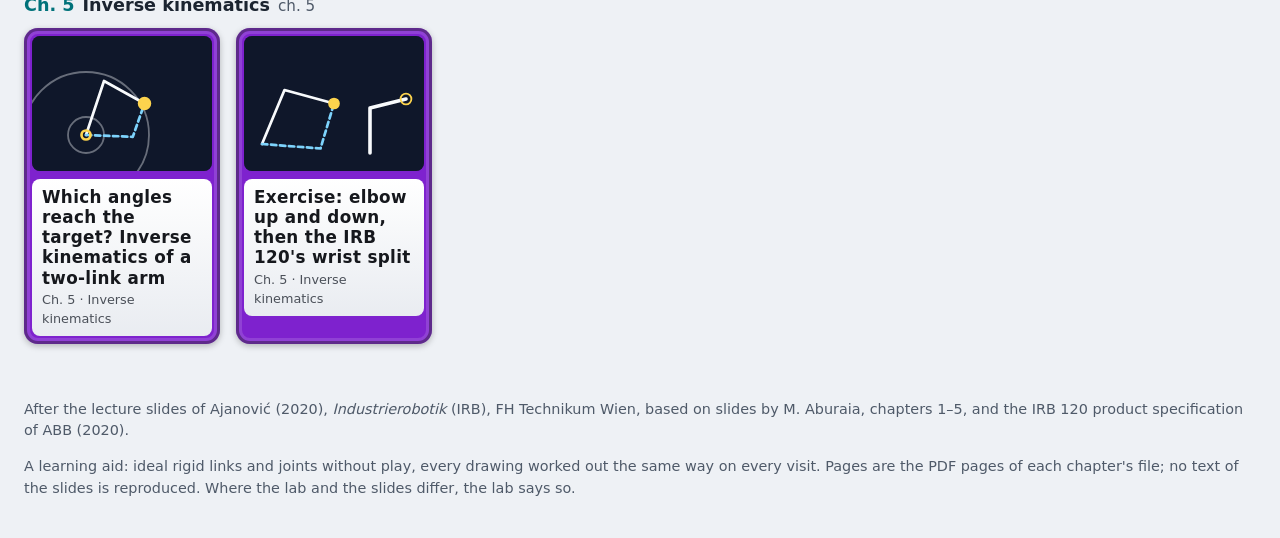
<file: robotics-lab/index.html>
<!doctype html>
<html lang="en">
<head>
<meta charset="utf-8">
<meta name="viewport" content="width=device-width, initial-scale=1">
<title>Robot Kinematics</title>
<meta name="description" content="Eight ideas of robot kinematics: Grübler's count, plane frames and homogeneous transforms, Euler and roll-pitch-yaw angles with gimbal lock, the forward kinematics of planar arms, the Denavit–Hartenberg chain, the ABB IRB 120, the Jacobian and its singular poses, and the inverse kinematics of a two-link arm; four exercises step by step with their Python and MATLAB.">
<script>
  // Before the page draws, so a chosen theme never flashes the other one.
  try { const t = localStorage.getItem("theme"); if (t) document.documentElement.dataset.theme = t; } catch {}
</script>
<link rel="stylesheet" href="../kit/style.css">
<link rel="stylesheet" href="../kit/steps.css">
<link rel="stylesheet" href="style.css">
<script type="module" src="src/app.js"></script>
</head>
<body>
<header class="top">
  <div>
    <p class="home"><a href="../">← Aid kit home</a></p>
    <h1><a href="#">Robot Kinematics</a></h1>
  </div>
  <button id="theme" type="button">Light or dark</button>
</header>
<main></main>
<footer>
  <p>After the lecture slides of Ajanović (2020), <i>Industrierobotik</i> (IRB), FH Technikum Wien, based on slides by M. Aburaia, chapters 1–5, and the IRB 120 product specification of ABB (2020).</p>
  <p>A learning aid: ideal rigid links and joints without play, every drawing worked out the same way on every visit. Pages are the PDF pages of each chapter's file; no text of the slides is reproduced. Where the lab and the slides differ, the lab says so.</p>
</footer>
<noscript><p>Robot Kinematics needs JavaScript.</p></noscript>
</body>
</html>
</file>
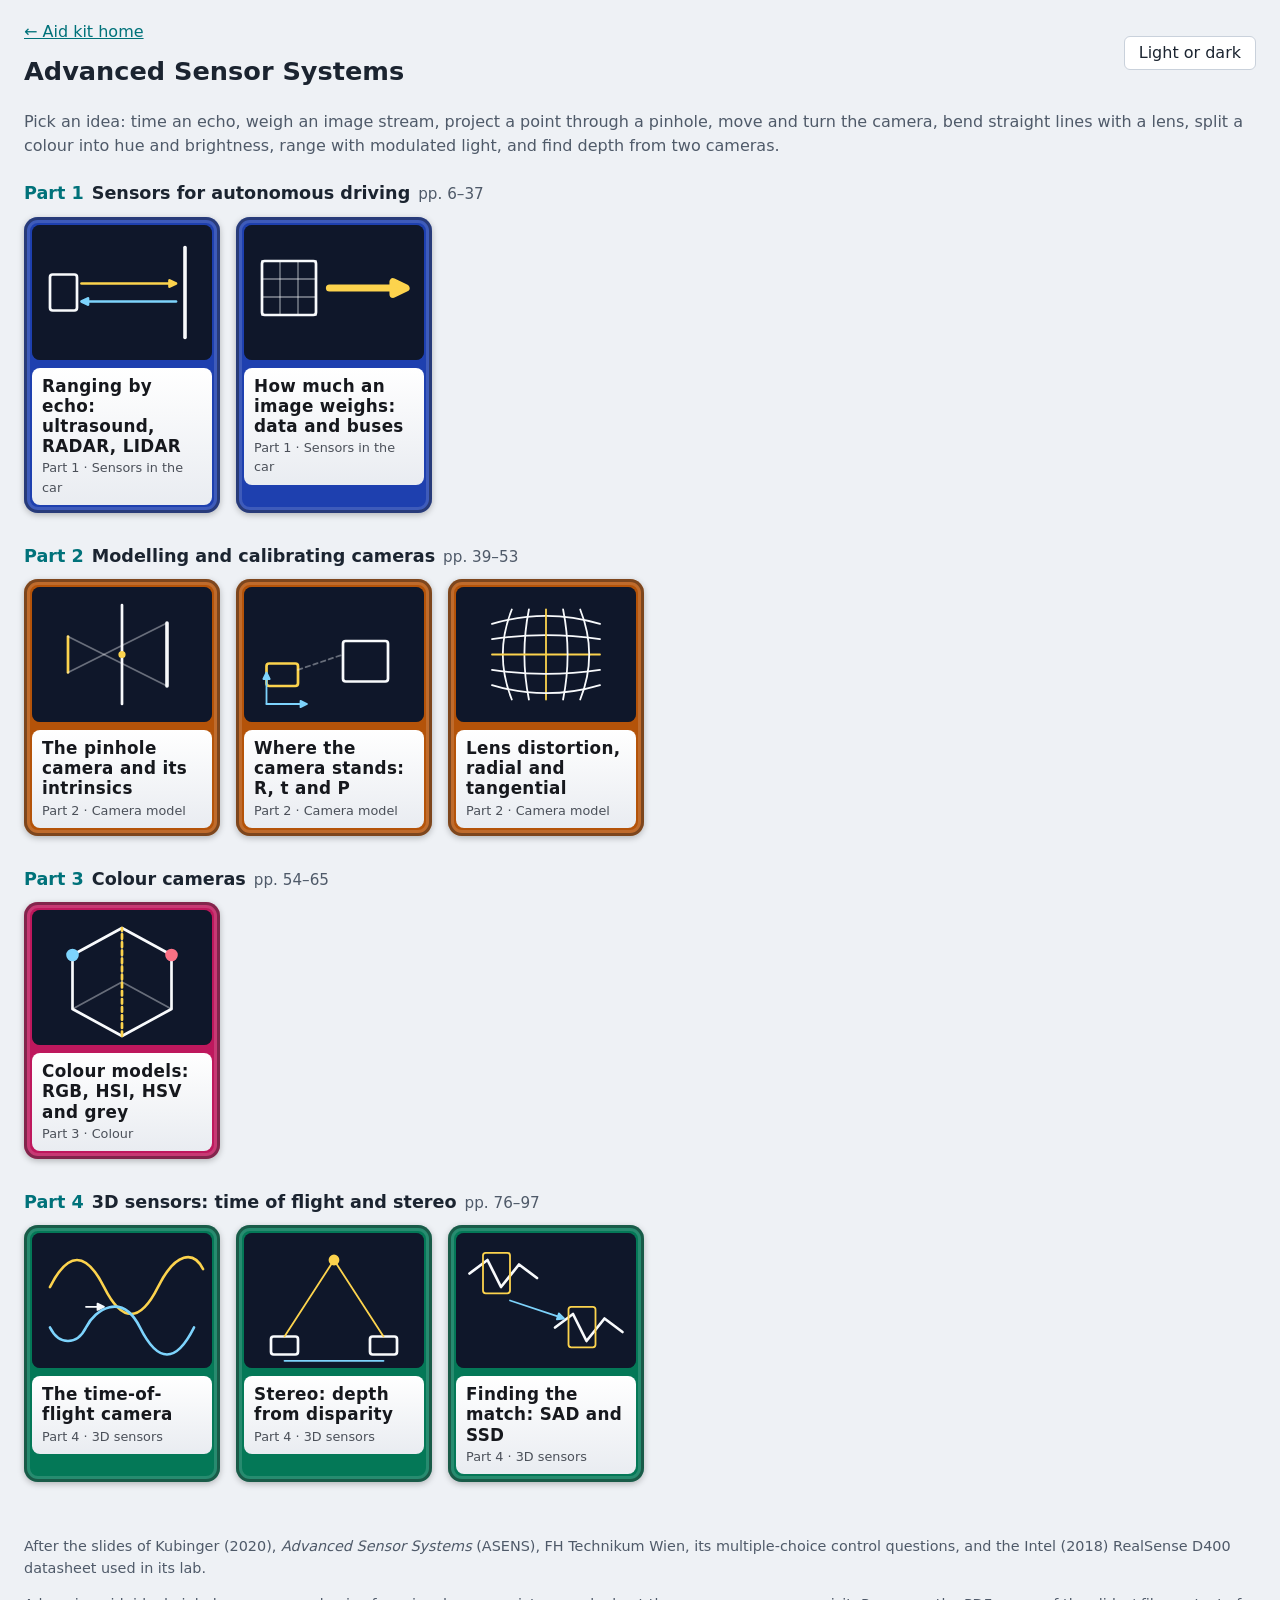
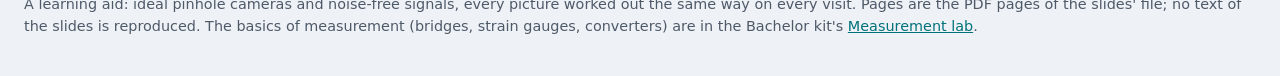
<file: sensors-lab/index.html>
<!doctype html>
<html lang="en">
<head>
<meta charset="utf-8">
<meta name="viewport" content="width=device-width, initial-scale=1">
<title>Advanced Sensor Systems</title>
<meta name="description" content="Nine ideas of the sensors of an autonomous car: ranging by echo, image data rates, the pinhole camera and its intrinsics, extrinsic parameters, lens distortion, colour models, the time-of-flight camera, stereo depth from disparity, and the correspondence search.">
<script>
  // Before the page draws, so a chosen theme never flashes the other one.
  try { const t = localStorage.getItem("theme"); if (t) document.documentElement.dataset.theme = t; } catch {}
</script>
<link rel="stylesheet" href="../kit/style.css">
<link rel="stylesheet" href="style.css">
<script type="module" src="src/app.js"></script>
</head>
<body>
<header class="top">
  <div>
    <p class="home"><a href="../">← Aid kit home</a></p>
    <h1><a href="#">Advanced Sensor Systems</a></h1>
  </div>
  <button id="theme" type="button">Light or dark</button>
</header>
<main></main>
<footer>
  <p>After the slides of Kubinger (2020), <i>Advanced Sensor Systems</i> (ASENS), FH Technikum Wien, its multiple-choice control questions, and the Intel (2018) RealSense D400 datasheet used in its lab.</p>
  <p>A learning aid: ideal pinhole cameras and noise-free signals, every picture worked out the same way on every visit. Pages are the PDF pages of the slides' file; no text of the slides is reproduced. The basics of measurement (bridges, strain gauges, converters) are in the Bachelor kit's <a href="https://abdulhamid-baghdadi.github.io/bachelor-lectures-aid-kit/measurement-lab/">Measurement lab</a>.</p>
</footer>
<noscript><p>Advanced Sensor Systems needs JavaScript.</p></noscript>
</body>
</html>
</file>
<file: kit/style.css>
@import url("vendor/Temml-Local.css");
/* The look every lab shares: tokens, page, cards, controls, charts. Each lab adds its own families and drawings in its
   own style.css, linked after this one. */
/* Colours as tokens, light and dark; every pair checked for WCAG 2.2 AA contrast (4.5:1 text, 3:1 parts). */
:root {
  --bg: #eef1f5; --panel: #ffffff; --ink: #1b2430; --muted: #4f5a69; --line: #c9d1db;
  --accent: #00727a; --accent-ink: #ffffff; --wire: #1b2430; --part: #ffffff;
  --flow: #00727a; --warn: #8a4b00; --warn-bg: #fff3dc; --danger: #b3261e; --danger-bg: #fde7e5; --ok: #1e6b34; --ok-bg: #e2f4e6;
  --glow: #ff3b30; --focus: #0b57d0; --pos: #d1453b; --neg: #2f6fd6; --second: #b45309;
  color-scheme: light;
}
@media (prefers-color-scheme: dark) {
  :root:not([data-theme="light"]) {
    --bg: #12161b; --panel: #1b2128; --ink: #e4e8ee; --muted: #a5b0bd; --line: #354150;
    --accent: #3cc3cc; --accent-ink: #0b1215; --wire: #d6dde6; --part: #1b2128;
    --flow: #3cc3cc; --warn: #f0b429; --warn-bg: #2e2611; --danger: #ff8a80; --danger-bg: #3a1714; --ok: #7bd88f; --ok-bg: #12301b;
    --glow: #ff6b60; --focus: #8ab4f8; --pos: #ff7a6e; --neg: #6aa5ff; --second: #f0b429;
    color-scheme: dark;
  }
}
:root[data-theme="dark"] {
  --bg: #12161b; --panel: #1b2128; --ink: #e4e8ee; --muted: #a5b0bd; --line: #354150;
  --accent: #3cc3cc; --accent-ink: #0b1215; --wire: #d6dde6; --part: #1b2128;
  --flow: #3cc3cc; --warn: #f0b429; --warn-bg: #2e2611; --danger: #ff8a80; --danger-bg: #3a1714; --ok: #7bd88f; --ok-bg: #12301b;
  --glow: #ff6b60; --focus: #8ab4f8; --pos: #ff7a6e; --neg: #6aa5ff; --second: #f0b429;
  color-scheme: dark;
}

* { box-sizing: border-box; }
body { margin: 0; background: var(--bg); color: var(--ink); font: 16px/1.5 system-ui, "Segoe UI", sans-serif; }
a { color: var(--accent); }
:focus-visible { outline: 3px solid var(--focus); outline-offset: 2px; }
button, input, select { font: inherit; color: inherit; }
button { min-height: 32px; padding: 4px 14px; border: 1px solid var(--line); border-radius: 6px; background: var(--panel); cursor: pointer; }

.top { display: flex; gap: 16px; justify-content: space-between; align-items: center; padding: 16px 24px 8px; }
.top h1 { margin: 0; font-size: 1.6rem; }
.top p { margin: 0; color: var(--muted); }
#theme { white-space: nowrap; flex: none; }


main { padding: 8px 24px 32px; max-width: 1280px; }
.top h1 a { color: inherit; text-decoration: none; }
.top .home { margin-bottom: 4px; }
.top .home a { display: inline-block; padding: 4px 0; min-height: 24px; }
.lead { margin: 4px 0 8px; color: var(--muted); }
.lecture-rows { display: flex; flex-wrap: wrap; gap: 8px 32px; align-items: start; }
.lecture-row { margin: 14px 0 8px; max-width: 100%; min-width: 0; flex: 0 1 auto; }
.lecture-row :is(h2, h3) { font-size: 1.1rem; margin: 0 0 10px; display: flex; flex-wrap: wrap; gap: 0 8px; align-items: baseline; max-width: 620px; }
.lecture-row :is(h2, h3) .number { color: var(--accent); }
.lecture-row :is(h2, h3) .date { color: var(--muted); font-weight: 400; font-size: 0.95rem; }
/* Cards wrap onto further lines: a chapter with many labs never pushes the page sideways. */
.cards { display: flex; flex-wrap: wrap; gap: 16px; }
.cards > .card { flex: 0 0 196px; }

/* A lab card after the Methodical card game: a frame in its family's colour, the picture on a dark art box, the
   title on a light plate. The card is a printed object, so it keeps its colours in both themes. */
.card { display: flex; flex-direction: column; gap: 8px; padding: 8px; border-radius: 14px; text-decoration: none;
        background: var(--frame); box-shadow: inset 0 0 0 3px rgba(0,0,0,.35), inset 0 0 0 6px rgba(255,255,255,.14), 0 2px 6px rgba(0,0,0,.25);
        transition: transform .12s ease, box-shadow .12s ease; }
[data-family] { --frame: #0C4A6E; }
.card .art { display: block; border-radius: 8px; overflow: hidden; line-height: 0; box-shadow: inset 0 0 0 2px rgba(0,0,0,.4); }
.card .art svg { width: 100%; height: auto; }
.card .plate { display: grid; gap: 2px; padding: 8px 10px; border-radius: 8px; background: linear-gradient(#ffffff, #e9ecf1); color: #16181d; }
.card .name { font: 700 1.05rem/1.2 "Arial Narrow", "Roboto Condensed", system-ui, sans-serif; letter-spacing: .02em; }
.card .meta { font-size: 0.8rem; color: #4b5059; }
.card .dir { font-size: 0.8rem; font-weight: 700; color: #00727a; }
.card:hover { transform: translateY(-3px); box-shadow: inset 0 0 0 3px rgba(0,0,0,.35), inset 0 0 0 6px rgba(255,255,255,.14), 0 8px 16px rgba(0,0,0,.3); }
.card:focus-visible { outline: 4px solid var(--focus); outline-offset: 3px; }
@media (prefers-reduced-motion: reduce) { .card { transition: none; } .card:hover { transform: none; } }
.back { display: inline-block; margin-bottom: 6px; font-weight: 600; min-height: 24px; }
.steps { display: flex; justify-content: space-between; gap: 16px; margin-top: 20px; padding-top: 14px; border-top: 1px solid var(--line); }
.card.small { flex-direction: row; align-items: center; width: min(320px, 48%); padding: 6px; }
.card.small .art { width: 96px; flex: none; }
.card.small .plate { flex: 1; }
.steps .card.small:last-child { margin-left: auto; }
.eyebrow { margin: 0 0 2px; color: var(--accent); font-weight: 600; font-size: 0.9rem; }
.intro h2:focus { outline: none; }
.panel { background: var(--panel); border: 1px solid var(--line); border-radius: 10px; padding: 16px 20px; }
.intro h2 { margin: 0 0 4px; }
.idea { margin: 0 0 8px; max-width: 70ch; }
.law { display: inline-block; margin: 0 0 6px; padding: 6px 12px; border-radius: 6px; border: 1px solid var(--line);
       font: 600 1.05rem/1.4 ui-monospace, Consolas, monospace; white-space: pre-wrap; }
.source { margin: 0; color: var(--muted); font-size: 0.85rem; }

.stage { display: grid; grid-template-columns: minmax(0, 3fr) minmax(260px, 2fr); gap: 24px; margin-top: 16px; align-items: start; }
.controls { display: grid; gap: 12px; }
.control { display: grid; grid-template-columns: 1fr auto; gap: 2px 12px; align-items: center; }
.control label { grid-column: 1 / -1; font-weight: 600; }
.control input[type=range] { width: 100%; min-height: 24px; accent-color: var(--accent); }
.control .value { font-variant-numeric: tabular-nums; min-width: 7ch; text-align: right; }
.hint { color: var(--muted); font-size: 0.9rem; margin: 0; grid-column: 1 / -1; }
.choice { border: 1px solid var(--line); border-radius: 8px; padding: 6px 12px 8px; margin: 0; display: flex; flex-wrap: wrap; gap: 4px 16px; }
.choice legend { font-weight: 600; padding: 0 4px; }
.choice label { display: flex; gap: 6px; align-items: center; min-height: 28px; }
.choice input { width: 18px; height: 18px; accent-color: var(--accent); }

.readout { display: grid; grid-template-columns: 1fr auto; gap: 0 12px; padding: 8px 12px; border-radius: 8px; border: 1px solid var(--line); }
.readout .label { color: var(--muted); font-size: 0.9rem; }
.readout .value { font: 700 1.2rem/1.3 ui-monospace, Consolas, monospace; text-align: right; }
.readout .note { grid-column: 1 / -1; font-size: 0.9rem; }
.readout .note:empty { display: none; }
.readout[data-tone=warn] { background: var(--warn-bg); border-color: var(--warn); }
.readout[data-tone=warn] .note { color: var(--warn); font-weight: 600; }
.readout[data-tone=danger] { background: var(--danger-bg); border-color: var(--danger); }
.readout[data-tone=danger] .note { color: var(--danger); font-weight: 600; }

.schematic, .chart, .servo { width: 100%; height: auto; display: block; }
.servo { max-width: 260px; margin: 8px auto 0; }
.wire, .schematic polyline { stroke: var(--wire); stroke-width: 2.5; stroke-linejoin: round; }
.part .body { fill: var(--part); stroke: var(--wire); stroke-width: 2.5; }
.part .plate { stroke: var(--wire); stroke-width: 3; }
.part .plate.thick { stroke-width: 6; }
.label, .letter, .reading, .tick, .axis-label { fill: var(--ink); font: 14px system-ui, sans-serif; }
.letter { font-weight: 700; }
.reading { font: 600 14px ui-monospace, Consolas, monospace; }
.glow { fill: var(--glow); }
.schematic polyline.flow { stroke: var(--flow); stroke-width: 4; stroke-dasharray: 2 18; stroke-linecap: round;
                           animation: flow var(--speed, 2s) linear infinite; }
@keyframes flow { to { stroke-dashoffset: -40; } }
@media (prefers-reduced-motion: reduce) { .schematic polyline.flow { animation: none; } }
.axis { stroke: var(--muted); stroke-width: 1.5; }
.series { stroke: var(--accent); stroke-width: 3; }
.marker { stroke: var(--danger); stroke-width: 2; stroke-dasharray: 5 4; }
.average { stroke: var(--danger); stroke-width: 2.5; stroke-dasharray: 8 6; }
.track { stroke: var(--line); stroke-width: 6; }
.arm { stroke: var(--accent); stroke-width: 8; stroke-linecap: round; }
.hub { fill: var(--wire); }

.bar { height: 14px; border-radius: 7px; background: var(--line); overflow: hidden; margin-top: 8px; }
.bar .fill { display: block; height: 100%; background: var(--accent); }
.split { display: flex; height: 44px; border-radius: 8px; overflow: hidden; border: 1px solid var(--line); margin-top: 8px; }
.split .part { display: flex; align-items: center; justify-content: center; font-weight: 600; overflow: hidden; min-width: 0; }
.split .wire { background: var(--danger-bg); color: var(--danger); }
.split .load { background: var(--ok-bg); color: var(--ok); }
.lamp-row { display: flex; gap: 12px; align-items: center; margin-top: 12px; }
.lamp { width: 48px; height: 48px; border-radius: 50%; border: 2px solid var(--wire);
        background: color-mix(in srgb, var(--glow) calc(var(--level) * 100%), var(--panel)); }
.code { background: var(--bg); border: 1px solid var(--line); border-radius: 8px; padding: 10px 12px; overflow-x: auto;
        font: 14px/1.5 ui-monospace, Consolas, monospace; }
table.method { border-collapse: collapse; margin-top: 12px; width: 100%; font-variant-numeric: tabular-nums; }
table.method th, table.method td { border: 1px solid var(--line); padding: 6px 10px; text-align: right; }
table.method th { background: var(--bg); }

.practice-list { margin-top: 24px; border-top: 1px solid var(--line); padding-top: 8px; }
.practice-list h3 { margin: 8px 0; }
.practice { padding: 12px 0; border-bottom: 1px dashed var(--line); display: grid; gap: 6px; }
.practice > label { font-weight: 600; }
.practice .row { display: flex; gap: 8px; align-items: center; flex-wrap: wrap; }
.practice input { width: 12ch; min-height: 32px; padding: 4px 8px; border: 1px solid var(--muted); border-radius: 6px; background: var(--panel); }
.practice button { background: var(--accent); color: var(--accent-ink); border-color: var(--accent); }
.verdict { margin: 0; font-weight: 600; }
.verdict:empty { display: none; }
.verdict[data-tone=ok] { color: var(--ok); }
.verdict[data-tone=danger] { color: var(--danger); }
.verdict[data-tone=warn] { color: var(--warn); }
details summary { cursor: pointer; color: var(--accent); min-height: 24px; }

.error { padding: 12px; border: 2px solid var(--danger); background: var(--danger-bg); border-radius: 8px; }
footer { padding: 0 24px 24px; color: var(--muted); font-size: 0.9rem; }

@media (max-width: 760px) {
  .top, main, footer { padding-left: 16px; padding-right: 16px; }
  .lecture-rows { display: block; }
  .cards { display: grid; grid-auto-flow: row; grid-template-columns: repeat(2, minmax(0, 1fr)); gap: 10px; }
  .card .name { font-size: 0.95rem; }
  .card.small { width: 100%; }
  .steps { flex-direction: column; }
  .stage { grid-template-columns: minmax(0, 1fr); }
  .panel { padding: 12px; }
}
.schematic { max-height: 360px; }
.schematic[data-colour=green] .glow { fill: #2fbf4a; }
.schematic[data-colour=blue] .glow { fill: #4c8dff; }
.grid { stroke: var(--line); stroke-width: 1; }
.series.faint { stroke: var(--muted); stroke-width: 1.5; stroke-dasharray: 6 4; }
.core { fill: var(--muted); }
table.method td.text { text-align: left; }
table.method tr.here td { background: var(--danger-bg); font-weight: 700; }
.bits { display: flex; flex-wrap: wrap; gap: 6px; margin-top: 8px; }
.bit { display: grid; min-width: 52px; padding: 6px 4px; text-align: center; border: 2px solid var(--line); }
.bit .digit { font: 700 1.6rem/1.2 ui-monospace, Consolas, monospace; }
.bit .weight { color: var(--muted); font-size: 0.85rem; }
.bit[aria-pressed=true] { border-color: var(--accent); background: color-mix(in srgb, var(--accent) 14%, var(--panel)); }
table.method td:last-child { white-space: nowrap; }

/* A lab page opens with its card, large, and keeps the family colour as a band along its top. */
.panel[data-family] { border-top: 6px solid var(--frame); }
.hero { display: grid; grid-template-columns: 240px minmax(0, 1fr); gap: 24px; align-items: start; }
.hero-card { display: flex; flex-direction: column; gap: 8px; padding: 8px; border-radius: 14px; background: var(--frame);
             box-shadow: inset 0 0 0 3px rgba(0,0,0,.35), inset 0 0 0 6px rgba(255,255,255,.14), 0 2px 6px rgba(0,0,0,.25); }
.hero-card .art { display: block; border-radius: 8px; overflow: hidden; line-height: 0; }
.hero-card .art svg { width: 100%; height: auto; }
.hero-card .plate { display: grid; gap: 2px; padding: 8px 10px; border-radius: 8px; background: linear-gradient(#ffffff, #e9ecf1); color: #16181d; }
.hero-card .name { font: 700 1.05rem/1.2 "Arial Narrow", "Roboto Condensed", system-ui, sans-serif; }
.hero-card .meta { font-size: 0.8rem; color: #4b5059; }
.panel .law { border-left: 5px solid var(--frame); }
.practice-list h3 { border-left: 5px solid var(--frame); padding-left: 10px; }
@media (max-width: 760px) {
  .hero { grid-template-columns: minmax(0, 1fr); gap: 12px; }
  .hero-card { flex-direction: row; align-items: center; }
  .hero-card .art { width: 110px; flex: none; }
  .hero-card .plate { flex: 1; }
}
.series.rms-line { stroke: var(--danger); stroke-width: 2.5; stroke-dasharray: 8 6; }
.trace { display: flex; flex-wrap: wrap; gap: 2px; font: 600 14px/1 ui-monospace, Consolas, monospace; }
.trace span { display: inline-grid; place-items: center; width: 18px; height: 22px; border-radius: 3px; border: 1px solid var(--line); }
.trace .bit-1 { background: color-mix(in srgb, var(--accent) 22%, var(--panel)); }
button.press[aria-pressed=true] { background: var(--accent); color: var(--accent-ink); border-color: var(--accent); }
table.method tr.best td { background: var(--ok-bg); font-weight: 700; }
table.method tr.now td { background: color-mix(in srgb, var(--accent) 16%, var(--panel)); font-weight: 700; }
@media (max-width: 760px) { table.method { display: block; overflow-x: auto; } }
.schematic polyline.flow.electrons { animation-direction: reverse; stroke: var(--warn); }
.arrowhead { fill: var(--wire); }
.board { fill: var(--bg); stroke: var(--line); stroke-width: 2; }
.gap { stroke: var(--line); stroke-width: 6; }
.hole { fill: var(--panel); stroke: var(--muted); stroke-width: 1.2; cursor: pointer; }
.hole.lit { fill: var(--accent); stroke: var(--accent); }
.hole.leg { stroke: var(--ink); stroke-width: 2.5; }
.part-leg { stroke: var(--wire); stroke-width: 2.5; }
.part-body { fill: #d9b38c; stroke: var(--wire); stroke-width: 2; }
.lcd { font: 700 3rem/1 ui-monospace, Consolas, monospace; padding: 18px 20px; border-radius: 10px; text-align: right;
       background: #c8d5b9; color: #1b2a12; border: 6px solid #2b2f36; letter-spacing: .06em; }
.lcd[data-state=fuse] { color: #6b1a12; }
.strip { fill: var(--glow); }
.bit[data-on="1"] { border-color: var(--accent); background: color-mix(in srgb, var(--accent) 14%, var(--panel)); }
.swatch { height: 160px; border-radius: 12px; border: 1px solid var(--line); }
.dial { fill: none; stroke: var(--line); stroke-width: 3; }
.state { fill: var(--panel); stroke: var(--line); stroke-width: 3; }
.state.on.go { fill: #4ade80; stroke: #166534; }
.state.on.wait { fill: #fbbf24; stroke: #92400e; }
.state.on.stop { fill: #f87171; stroke: #991b1b; }
.state.on + .label { fill: #111; font-weight: 700; }
.code.add { font-size: 16px; }

/* Fields: arrows, surfaces, charges, contours. Sign is carried by the + and − labels as well as by colour. */
.field { max-height: 420px; border: 1px solid var(--line); border-radius: 8px; background: var(--panel); }
.vec line { stroke: var(--ink); stroke-width: 1.4; }
.vec polygon { fill: var(--ink); }
.vec.faint line { stroke: var(--muted); } .vec.faint polygon { fill: var(--muted); }
.vec.e line { stroke: var(--neg); stroke-width: 2.5; } .vec.e polygon { fill: var(--neg); }
.vec.s line { stroke: var(--second); stroke-width: 3; } .vec.s polygon { fill: var(--second); }
.surface { fill: none; stroke: var(--accent); stroke-width: 3; stroke-dasharray: 8 5; }
.charge circle { fill: var(--panel); stroke: var(--ink); stroke-width: 2.5; }
.charge text { fill: var(--ink); font: 700 14px system-ui, sans-serif; }
.magnet { fill: var(--muted); stroke: var(--ink); stroke-width: 2; }
.contour { fill: none; stroke: var(--ink); stroke-width: 1.3; opacity: .7; }
.electrode { fill: var(--ink); }
.box { fill: none; stroke: var(--ink); stroke-width: 2; }
.probe { fill: var(--second); stroke: var(--ink); stroke-width: 1.5; }
.radius { stroke: var(--second); stroke-width: 1.5; stroke-dasharray: 4 4; }
.dipole { stroke: var(--ink); stroke-width: 5; stroke-linecap: round; }
.bmark { fill: var(--neg); font: 700 18px system-ui, sans-serif; }
.loop { fill: none; stroke: var(--ink); stroke-width: 4; }
.plate { stroke: var(--ink); stroke-width: 5; }
.letter.pos { fill: var(--pos); } .letter.neg { fill: var(--neg); }
.slab { fill: color-mix(in srgb, var(--accent) 10%, var(--panel)); stroke: var(--line); stroke-width: 2; }
.body { fill: color-mix(in srgb, var(--muted) 12%, var(--panel)); stroke: var(--ink); stroke-width: 3; }
.conductor { fill: color-mix(in srgb, #b87333 45%, var(--panel)); stroke: var(--ink); stroke-width: 2; }
.ring { fill: none; stroke: var(--muted); stroke-width: 1.5; }
.path { stroke: var(--second); stroke-width: 2.5; }
.electron { fill: var(--neg); stroke: var(--ink); stroke-width: 1.5; }
.pulse { stroke: var(--second); stroke-width: 3; }
.medium { fill: color-mix(in srgb, var(--neg) 12%, var(--panel)); }
.stem { stroke-width: 2; } .stem.e { stroke: var(--neg); } .stem.h { stroke: var(--pos); opacity: .8; }
text.letter.e { fill: var(--neg); } text.letter.h { fill: var(--pos); }
.lobe { fill: color-mix(in srgb, var(--accent) 25%, transparent); stroke: var(--accent); stroke-width: 2.5; }
.polar { max-width: 340px; }
.series.second { stroke: var(--second); stroke-dasharray: 7 4; }
.series.marker { stroke: var(--danger); stroke-width: 1.5; stroke-dasharray: 3 3; }

/* The equations table: the equation set in a serif face, as in print. */
.equations { margin-top: 24px; border-top: 1px solid var(--line); padding-top: 8px; }
.equations h3 { border-left: 5px solid var(--frame); padding-left: 10px; margin: 8px 0; }
table.eqs { border-collapse: collapse; width: 100%; }
table.eqs td { border-bottom: 1px solid var(--line); padding: 8px 10px; vertical-align: top; }
table.eqs .eq { font: 1.08rem/1.5 "Cambria Math", "STIX Two Math", Cambria, Georgia, serif; }
table.eqs .note { color: var(--muted); font-size: 0.92rem; }
table.eqs .ref { white-space: nowrap; font-variant-numeric: tabular-nums; color: var(--muted); text-align: right; }
@media (max-width: 760px) { table.eqs, table.eqs tbody, table.eqs tr, table.eqs td { display: block; }
  table.eqs td { border: 0; padding: 2px 0; } table.eqs tr { border-bottom: 1px solid var(--line); padding: 8px 0; } table.eqs .ref { text-align: left; } }
.draggable { cursor: grab; touch-action: none; }
.draggable:active { cursor: grabbing; }


/* Marks on a chart: poles ×, zeros ○, a dot for the state now. */
.mark { stroke: var(--danger); stroke-width: 2.5; }
.mark.dot { fill: var(--danger); stroke: none; }
.mark.second { stroke: var(--second); } .mark.dot.second { fill: var(--second); }
.grid.zero { stroke: var(--muted); }

/* A course heading above its chapters, where a lab fuses two courses. */
.course-title { font-size: 1.35rem; margin: 26px 0 0; padding-bottom: 4px; border-bottom: 2px solid var(--line); }
.course-title .source { color: var(--muted); font-weight: 400; font-size: 0.95rem; }

/* Sequences: stems with a dot, in the series' colour (lineChart's stem: true). */
.stems line { stroke: var(--accent); stroke-width: 2; } .stems circle { fill: var(--accent); }
.stems.second line { stroke: var(--second); } .stems.second circle { fill: var(--second); }
.stems.faint line { stroke: var(--muted); } .stems.faint circle { fill: var(--muted); }

/* Typeset mathematics (kit/ui/math.js). It takes the text colour, so it reads in both themes; a long equation scrolls
   in its own box, never the page. */
.math-display { max-width: 100%; overflow-x: auto; overflow-y: hidden; padding: 2px 0; }
.math math { font-size: 1.1em; font-weight: normal; }
.law .math-display { padding: 0; }
.law:has(.math) { display: block; width: fit-content; max-width: 100%; font-family: inherit; white-space: normal; }
table.eqs td.eq:has(.math) { max-width: 0; width: 45%; }
@media (max-width: 760px) { table.eqs td.eq:has(.math) { max-width: none; width: auto; } }
.math-error code { font: 0.95rem ui-monospace, Consolas, monospace; overflow-wrap: anywhere; }
.math-error-note { display: block; color: var(--danger); font-size: 0.9rem; font-weight: 600; }

/* Tabs over a lab: Explore, Equations, Practise. The chosen tab is marked by a bar and bold type, not colour alone. */
.tablist { display: flex; flex-wrap: wrap; gap: 4px; border-bottom: 1px solid var(--line); margin: 12px 0 16px; }
.tablist [role=tab] { min-height: 40px; padding: 8px 18px; border: 1px solid transparent; border-bottom: none; border-radius: 8px 8px 0 0;
  background: none; color: var(--muted); font: inherit; cursor: pointer; margin-bottom: -1px; }
.tablist [role=tab]:hover { color: var(--ink); }
.tablist [role=tab][aria-selected=true] { color: var(--ink); font-weight: 700; background: var(--panel); border-color: var(--line);
  box-shadow: inset 0 3px 0 var(--accent); }
.tablist [role=tab]:focus-visible { outline: 3px solid var(--focus, var(--accent)); outline-offset: 2px; }
.tabpanel[hidden] { display: none; }
.steps.plain { font-size: 0.95rem; }
.steps.plain a { color: var(--muted); padding: 4px 0; min-height: 24px; }
.steps.plain a:hover { color: var(--ink); }

/* Under an equation: "where", then each symbol (typeset like the equation, by symbolList in ui/math.js) beside
   what it means in plain words. */
.where { margin: 6px 0 0; display: grid; gap: 2px 0; font-size: 0.92rem; }
.where-head { font-style: italic; color: var(--muted, inherit); }
.where > div { display: grid; grid-template-columns: minmax(3.5em, max-content) 1fr; gap: 0 12px; align-items: baseline; }
.where dt { margin: 0; text-align: right; font-size: 1.05rem; }
.where dd { margin: 0; font: 400 0.92rem/1.45 system-ui, "Segoe UI", sans-serif; }

/* The front door: the moving background (ui/backdrop.js), the hero and the illustrated category cards of the start
   page and the part overviews. The canvas sits behind everything and catches no clicks; panels over it are solid
   enough to read. */
.backdrop { position: fixed; inset: 0; width: 100%; height: 100%; z-index: -1; pointer-events: none; }
.front-tools { display: flex; gap: 8px; flex-wrap: wrap; justify-content: flex-end; }
.motion-toggle { white-space: nowrap; }
/* A soft fade of the page colour behind the welcome text, so the moving lines pass under it, never through it. */
.welcome { padding: clamp(24px, 6vw, 72px) 24px clamp(16px, 4vw, 40px); max-width: 1100px;
  background: radial-gradient(90% 85% at 30% 50%, var(--bg) 45%, color-mix(in srgb, var(--bg) 70%, transparent) 70%, transparent 100%); }
.welcome .kicker { margin: 0 0 10px; font-size: 0.85rem; font-weight: 700; letter-spacing: .14em; text-transform: uppercase; color: var(--accent); }
.welcome h1 { margin: 0 0 14px; font-size: clamp(2.3rem, 7vw, 4.4rem); line-height: 1.02; letter-spacing: -0.025em; text-wrap: balance; }
.welcome .tagline { margin: 0; max-width: 58ch; font-size: clamp(1.05rem, 2.2vw, 1.3rem); color: var(--muted); text-wrap: pretty; }
.welcome .facts { display: flex; flex-wrap: wrap; gap: 8px; margin: 20px 0 0; padding: 0; list-style: none; }
.welcome .facts li { padding: 6px 12px; border-radius: 999px; border: 1px solid var(--line); background: color-mix(in srgb, var(--panel) 85%, transparent);
  font-size: 0.9rem; font-variant-numeric: tabular-nums; }
.doors { display: grid; grid-template-columns: repeat(auto-fill, minmax(min(100%, 300px), 1fr)); gap: 20px; margin: 8px 0 24px; }
.door { --frame: var(--accent); position: relative; display: grid; grid-template-rows: auto 1fr; overflow: hidden; border-radius: 16px;
  border: 1px solid var(--line); background: var(--panel); color: var(--ink); text-decoration: none;
  transition: transform .25s ease, box-shadow .25s ease, border-color .25s ease; }
.door:hover { transform: translateY(-4px); border-color: color-mix(in srgb, var(--frame) 70%, var(--line));
  box-shadow: 0 18px 36px -18px color-mix(in srgb, var(--frame) 75%, transparent); }
.door:focus-visible { outline: 3px solid var(--focus); outline-offset: 3px; }
.door .tile { position: relative; aspect-ratio: 16 / 9; display: grid; place-items: center; overflow: hidden;
  background: radial-gradient(120% 90% at 25% 15%, color-mix(in srgb, var(--frame) 38%, var(--panel)), color-mix(in srgb, var(--frame) 10%, var(--bg)) 75%); }
.door .tile svg { width: 82%; height: auto; overflow: visible; transition: transform .4s ease; }
.door:hover .tile svg { transform: scale(1.04); }
.door .body { display: grid; gap: 6px; align-content: start; padding: 14px 16px 16px; }
.door h2 { margin: 0; font-size: 1.3rem; line-height: 1.2; }
.door .courses { margin: 0; color: var(--muted); font-size: 0.92rem; }
.door p { margin: 0; }
.door .go { margin-top: 4px; font-weight: 700; color: var(--accent); }
/* The illustrations' strokes, from the theme's tokens: ink for the object, the card's colour for what to look at. */
.em { fill: none; stroke: var(--ink); stroke-width: 3; stroke-linecap: round; stroke-linejoin: round; }
.em.thin { stroke-width: 1.6; opacity: .7; }
.em.key { stroke: var(--frame); stroke-width: 4; }
.em.hot { stroke: var(--second, var(--warn)); stroke-width: 3; }
.em.fill { fill: color-mix(in srgb, var(--panel) 80%, transparent); }
.em.fill-key { fill: color-mix(in srgb, var(--frame) 35%, transparent); stroke: var(--frame); }
.em-dot { fill: var(--frame); }
.em-text { fill: var(--ink); font: 700 15px/1 system-ui, sans-serif; }
/* The key line draws itself on hover: a hint of motion, only for readers who allow it. */
@media (prefers-reduced-motion: no-preference) {
  .door .em.key { stroke-dasharray: 600; stroke-dashoffset: 0; }
  .door:hover .em.key { animation: em-draw 1.2s ease both; }
  @keyframes em-draw { from { stroke-dashoffset: 600; } to { stroke-dashoffset: 0; } }
}
@media (prefers-reduced-motion: reduce) {
  .door, .door .tile svg { transition: none; }
  .door:hover, .door:hover .tile svg { transform: none; }
}
</file>
<file: kit/steps.css>
/* The look of the step player (ui/steps.js), shared by the labs that show an exercise in steps with its MATLAB:
   the figure, the matrices that fill in, the lit terms, the player, the source beside the lab, the MATLAB panel. */
.mtx-row { display: flex; flex-wrap: wrap; gap: 12px 20px; align-items: center; min-width: 0; }
.figure { display: grid; gap: 12px; min-width: 0; }
.figure > * { max-width: 100%; }
.figure > svg { max-height: 340px; }
.ode { margin: 0; font-family: ui-monospace, Consolas, monospace; font-size: 0.95rem; overflow-wrap: anywhere; }
.ode p { margin: 2px 0; }
.term { padding: 0 1px; border-radius: 3px; transition: background-color .25s; }
.term.hot, .mtx td.hot { background: color-mix(in srgb, var(--accent) 30%, transparent); }
.mtx { display: flex; align-items: center; gap: 6px; }
.mtx-name { font-style: italic; white-space: nowrap; }
.mtx-grid { border-left: 2px solid var(--ink); border-right: 2px solid var(--ink); border-collapse: separate; border-spacing: 6px 2px; }
.mtx td { text-align: right; font-family: ui-monospace, Consolas, monospace; min-width: 2.2em; transition: transform .25s; }
.mtx td.hot { transform: scale(1.25); font-weight: 700; }
.mtx td.wait { color: var(--muted); }
@media (prefers-reduced-motion: reduce) { .term, .mtx td { transition: none; } .mtx td.hot { transform: none; } }
.player { grid-template-columns: auto 1fr auto; display: grid; gap: 8px; align-items: center; }
.sheet .readout { border-left: 3px solid var(--accent); }
.code-pair { display: grid; gap: 0 16px; min-width: 0; }
.code-pair > * { min-width: 0; }
@media (min-width: 900px) { .code-pair:has(> :nth-child(2)) { grid-template-columns: 1fr 1fr; } }
.matlab { margin-top: 12px; }
.matlab-head { display: flex; align-items: center; gap: 12px; flex-wrap: wrap; }
.matlab-head h3 { margin: 0; font-size: 1rem; }
.copied { color: var(--muted); font-size: 0.85rem; }
.matlab-code { margin: 8px 0 0; padding: 10px 12px; background: var(--panel); border: 1px solid var(--line); border-radius: 6px;
  font-family: ui-monospace, Consolas, monospace; font-size: 0.85rem; white-space: pre; overflow-x: auto; max-width: 100%; }
</file>
<file: automation-lab/style.css>
/* This lab's own look, after the kit's (../kit/style.css): its families' frame colours, the coefficients and the drawings
   of the crane, motor and circuits. The step player, the matrices and the MATLAB panel: ../kit/steps.css. */
[data-family=models] { --frame: #1E40AF; }
[data-family=control] { --frame: #047857; }
[data-family=physical] { --frame: #B45309; }
[data-family=matlab] { --frame: #7C3AED; }

.top { flex-wrap: wrap; }
.top > div { min-width: 0; flex: 1 1 240px; }

.fly { display: flex; flex-wrap: wrap; gap: 12px 20px; align-items: center; min-width: 0; }
.fly { flex-direction: column; align-items: flex-start; }
.gs { margin: 0; font-size: 1.05rem; }
.coef { font-family: ui-monospace, Consolas, monospace; padding: 2px 6px; border: 1px solid var(--line); border-radius: 4px; }
.coef.wait { color: var(--muted); border-style: dashed; }
.coef.hot { background: color-mix(in srgb, var(--accent) 30%, transparent); }

.lhp { fill: color-mix(in srgb, var(--ok) 7%, transparent); }
.pole line { stroke: var(--accent); stroke-width: 3; }
.pole.ring { fill: none; stroke: var(--second); stroke-width: 2.5; }
.pole.zero { fill: none; stroke: var(--ink); stroke-width: 2; }
.span { fill: color-mix(in srgb, var(--accent) 18%, transparent); stroke: none; }
.vec.s line, .vec.s polygon { stroke: var(--accent); fill: var(--accent); }
.vec.e line, .vec.e polygon { stroke: var(--second); fill: var(--second); }
.vec line { stroke-width: 3; }
.series.third { stroke: var(--danger); stroke-width: 2.5; stroke-dasharray: 2 4; }

.mech .trolley { fill: var(--panel); stroke: var(--ink); stroke-width: 2.5; }
.mech .rope { stroke: var(--ink); stroke-width: 2; }
.mech .load { fill: var(--accent); stroke: var(--ink); stroke-width: 2; }
.mech .ghost { opacity: 0.35; }
.mech .force { stroke: var(--danger); stroke-width: 4; }
.mech .housing { fill: none; stroke: var(--muted); stroke-width: 3; }
.mech .rotor { fill: var(--panel); stroke: var(--ink); stroke-width: 3; }
.mech .spoke { stroke: var(--accent); stroke-width: 5; stroke-linecap: round; }
.mech .hub-dot { fill: var(--ink); }
.schematic .cpart rect { fill: var(--panel); stroke: var(--ink); stroke-width: 2.5; }
.schematic .cpart rect.filled { fill: var(--ink); }
.schematic .cpart line { stroke: var(--ink); stroke-width: 3; }
.schematic .term { fill: var(--bg); stroke: var(--ink); stroke-width: 2; }
.schematic .electron { fill: var(--accent); }
</file>
<file: fem-lab/style.css>
/* This lab's own look, after the kit's (../kit/style.css): its families' frame colours and the structure drawings. */
[data-family=basics] { --frame: #1E40AF; }
[data-family=element] { --frame: #B45309; }
[data-family=beyond] { --frame: #047857; }

.mech .link { stroke: var(--ink); stroke-width: 5; stroke-linecap: round; stroke-linejoin: round; }
.mech .link.faint { stroke: var(--muted); stroke-width: 2; stroke-dasharray: 5 4; }
.mech .body { fill: var(--panel); stroke: var(--ink); stroke-width: 2.5; }
.mech .joint { fill: var(--bg); stroke: var(--ink); stroke-width: 2.5; }
.mech .spring { stroke: var(--ink); stroke-width: 2.5; stroke-linejoin: round; }
.mech .force line { stroke: var(--accent); stroke-width: 3; }
.mech .force polygon { fill: var(--accent); stroke: var(--accent); }
.series.third { stroke: var(--danger); stroke-width: 2.5; stroke-dasharray: 2 4; }
.series.faint { stroke: var(--muted); stroke-width: 1.5; stroke-dasharray: 3 4; }

.top { flex-wrap: wrap; }
.top > div { min-width: 0; flex: 1 1 240px; }
</file>
<file: handling-lab/style.css>
/* This lab's own look, after the kit's (../kit/style.css): its families' frame colours and the mechanism drawings. */
[data-family=linkages] { --frame: #1E40AF; }
[data-family=motion] { --frame: #B45309; }
[data-family=grippers] { --frame: #047857; }

.mech .link { stroke: var(--ink); stroke-width: 5; stroke-linecap: round; stroke-linejoin: round; }
.mech .link.second { stroke: var(--second); stroke-width: 3.5; stroke-dasharray: 8 5; }
.mech .link.faint { stroke: var(--muted); stroke-width: 2; stroke-dasharray: 5 4; }
.mech .body { fill: var(--panel); stroke: var(--ink); stroke-width: 2.5; }
.mech .body.cam { fill: color-mix(in srgb, var(--accent) 18%, var(--panel)); stroke: var(--accent); }
.mech .joint { fill: var(--bg); stroke: var(--ink); stroke-width: 2.5; }
.series.third { stroke: var(--danger); stroke-width: 2.5; stroke-dasharray: 2 4; }

.top { flex-wrap: wrap; }
.top > div { min-width: 0; flex: 1 1 240px; }
</file>
<file: mobile-robots-lab/style.css>
/* This lab's own look, after the kit's (../kit/style.css): its families' frame colours, the corridor, images and plane. */
[data-family=filters] { --frame: #1E40AF; }
[data-family=vision] { --frame: #047857; }

.series.faint { stroke: var(--muted); stroke-width: 1.5; stroke-dasharray: 5 4; }
.series.third { stroke: var(--danger); stroke-width: 2; stroke-dasharray: 2 4; }
.corridor .door { fill: var(--ink); }
.corridor .wall { fill: var(--line); }
.corridor .belief { fill: var(--accent); }
.corridor .belief.prior { fill: color-mix(in srgb, var(--second) 55%, var(--panel)); }
.corridor .particle { fill: var(--second); }
.corridor .robot, .plane .robot { fill: var(--danger); }
.plane .pt { fill: var(--ink); }
.plane .pt.sample { fill: var(--muted); opacity: .55; }
.plane .pt.hot { fill: var(--danger); }
.plane .pt.inlier { fill: var(--accent); }
.plane .pt.outlier { fill: none; stroke: var(--danger); stroke-width: 1.5; }
.plane .ellipse { fill: none; stroke: var(--second); stroke-width: 2.5; }

.pics { display: flex; flex-wrap: wrap; gap: 10px; }
.pic { margin: 0; flex: 1 1 200px; max-width: 340px; }
.pic svg.image { width: 100%; height: auto; image-rendering: pixelated; border: 1px solid var(--line); }
.pic figcaption { font-size: .85rem; color: var(--muted); }
.swatch.big { width: 100%; height: 60px; border-radius: 8px; border: 1px solid var(--line); margin-bottom: 10px; }
.buttons { display: flex; flex-wrap: wrap; gap: 8px; }
table.net { font-size: .85rem; margin-top: 6px; }
table.net td, table.net th { padding: 3px 8px; text-align: left; }

.top { flex-wrap: wrap; }
.top > div { min-width: 0; flex: 1 1 240px; }
</file>
<file: modsim-lab/style.css>
/* This lab's own look, after the kit's (../kit/style.css) and the step player's (../kit/steps.css): its families'
   frame colours and the drawings of masses, springs, pendulums, Simulink blocks, circuits and energy bars. */
[data-family=mech1] { --frame: #1E40AF; }
[data-family=mech2] { --frame: #047857; }
[data-family=electric] { --frame: #B45309; }
[data-family=tasks] { --frame: #7C3AED; }

.top { flex-wrap: wrap; }
.top > div { min-width: 0; flex: 1 1 240px; }

.mech .wall { stroke: var(--muted); stroke-width: 4; }
.mech .spring { fill: none; stroke: var(--ink); stroke-width: 2; }
.mech .damper line, .mech .damper polyline { stroke: var(--ink); stroke-width: 2; }
.mech .mass { fill: var(--panel); stroke: var(--ink); stroke-width: 2.5; }
.mech .rod { stroke: var(--ink); stroke-width: 5; stroke-linecap: round; }
.mech .rope { stroke: var(--ink); stroke-width: 2; }
.mech .load { fill: var(--accent); stroke: var(--ink); stroke-width: 2; }
.mech .joint { fill: var(--bg); stroke: var(--ink); stroke-width: 2; }
.mech .disc { fill: color-mix(in srgb, var(--accent) 35%, transparent); stroke: var(--ink); stroke-width: 2; }
.mech .ghost { opacity: 0.3; }
.mech .trail { stroke: var(--second); stroke-width: 1.5; opacity: 0.8; }
.force line { stroke: var(--danger); stroke-width: 3; }
.force polygon { fill: var(--danger); }
.react line { stroke: var(--second); stroke-width: 3; }
.react polygon { fill: var(--second); }
.inertia line { stroke: var(--muted); stroke-width: 3; stroke-dasharray: 5 4; }
.inertia polygon { fill: var(--muted); }
.drive line { stroke: var(--accent); stroke-width: 3; }
.drive polygon { fill: var(--accent); }
.mass-label { font-style: italic; }

.blocks .blk { fill: var(--panel); stroke: var(--ink); stroke-width: 2; }
.blocks .blk.int { fill: color-mix(in srgb, var(--accent) 22%, var(--panel)); }
.blocks .blk.src { stroke-dasharray: 4 3; }
.wire line, .wire-line { stroke: var(--ink); stroke-width: 1.5; }
.wire polygon { fill: var(--ink); }
.tick.small { font-size: 11px; }
.tick.sig { fill: var(--second); font-style: italic; }

.schematic .wire-line { stroke: var(--ink); stroke-width: 2.5; }
.schematic .cpart line { stroke: var(--ink); stroke-width: 3; }
.schematic .part, .schematic .src-circle { fill: var(--panel); stroke: var(--ink); stroke-width: 2.5; }
.schematic .part.filled { fill: var(--ink); }
.schematic .gapfill { fill: var(--bg); stroke: none; }
.schematic .electron { fill: var(--accent); }

.bars .bar { fill: var(--accent); }
.bars .bar.loss { fill: var(--danger); }
.bars .bar.store { fill: var(--second); }
</file>
<file: robotics-lab/style.css>
/* This lab's own look, after the kit's (../kit/style.css): its families' frame colours, the robot drawings, frames,
   matrices and the DH table. */
[data-family=pose] { --frame: #1E40AF; }
[data-family=forward] { --frame: #047857; }
[data-family=velocity] { --frame: #B45309; }
[data-family=inverse] { --frame: #7E22CE; }

.mech .link { stroke: var(--ink); stroke-width: 5; stroke-linecap: round; stroke-linejoin: round; }
.mech .link.second { stroke: var(--second); stroke-width: 3.5; stroke-dasharray: 8 5; }
.mech .link.faint { stroke: var(--muted); stroke-width: 2; stroke-dasharray: 5 4; }
.mech .body { fill: var(--panel); stroke: var(--ink); stroke-width: 2.5; }
.mech .joint { fill: var(--bg); stroke: var(--ink); stroke-width: 2.5; }
.mech .joint.second { stroke: var(--second); }
.series.second { stroke: var(--second); stroke-width: 2.5; }
.series.faint { stroke: var(--muted); stroke-width: 1.5; stroke-dasharray: 4 4; }

/* Frame axes: x, y and z told apart by colour and by their labels. */
.frame-axis line { stroke-width: 2.5; stroke-linecap: round; }
.frame-axis.axis-x line, .frame-axis.axis-x polygon { stroke: var(--pos); fill: var(--pos); }
.frame-axis.axis-y line, .frame-axis.axis-y polygon { stroke: var(--ok); fill: var(--ok); }
.frame-axis.axis-z line, .frame-axis.axis-z polygon { stroke: var(--neg); fill: var(--neg); }
.frame-axis.faint line, .frame-axis.faint polygon { stroke: var(--muted); fill: var(--muted); }
.frame-axis.faint { opacity: 0.6; }
.frame-axis.speed line, .frame-axis.speed polygon { stroke: var(--accent); fill: var(--accent); }

.matrix, .dh { border-collapse: collapse; font-variant-numeric: tabular-nums; margin: 4px 0 10px; }
.matrix td { padding: 2px 10px; text-align: right; border-left: 2px solid var(--line); }
.matrix td + td { border-left: none; }
.matrix td:last-child { border-right: 2px solid var(--line); }
.dh th, .dh td { padding: 3px 10px; border-bottom: 1px solid var(--line); text-align: right; }
.dh th { color: var(--muted); font-weight: 600; }

.top { flex-wrap: wrap; }
.top > div { min-width: 0; flex: 1 1 240px; }
</file>
<file: sensors-lab/style.css>
/* This lab's own look, after the kit's (../kit/style.css): its families' frame colours and the camera drawings. */
[data-family=overview] { --frame: #1E40AF; }
[data-family=camera] { --frame: #B45309; }
[data-family=colour] { --frame: #BE185D; }
[data-family=depth] { --frame: #047857; }

.mech .joint { fill: var(--bg); stroke: var(--ink); stroke-width: 2.5; }

.top { flex-wrap: wrap; }
.top > div { min-width: 0; flex: 1 1 240px; }
</file>
